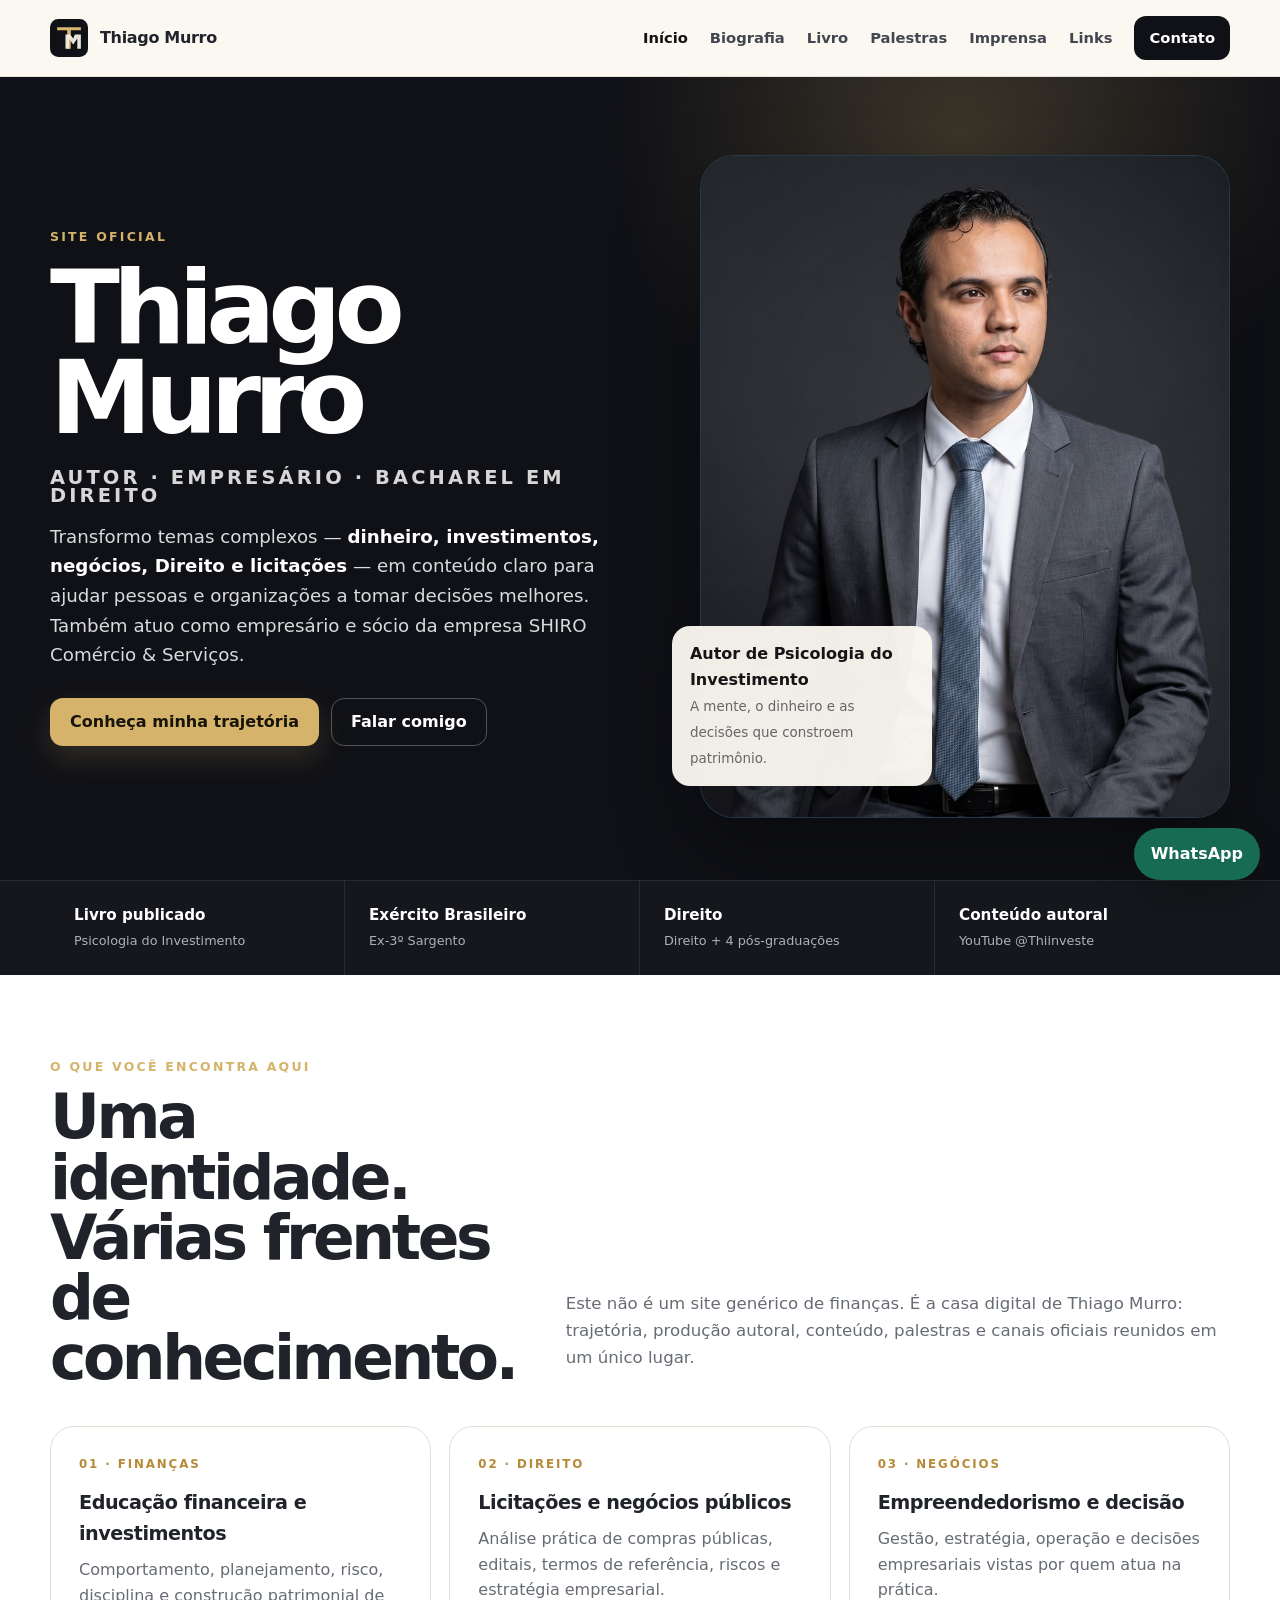
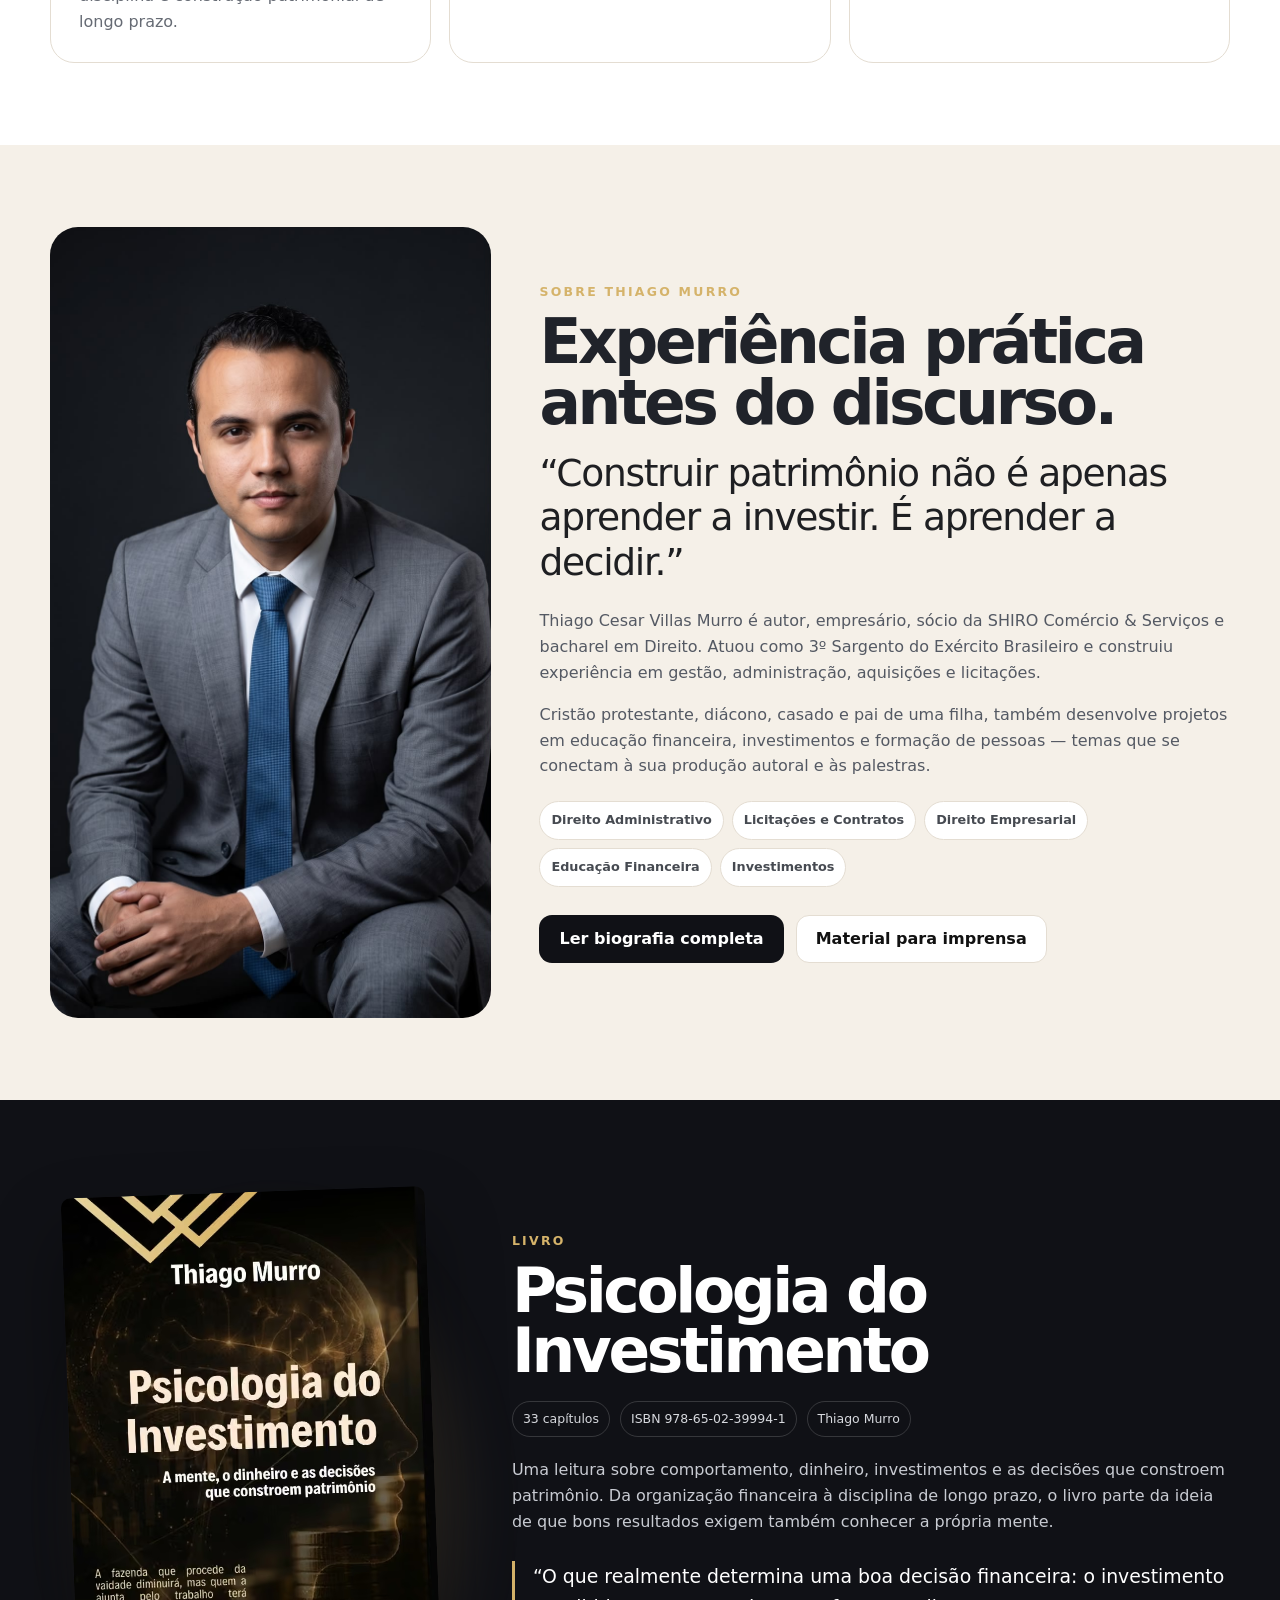
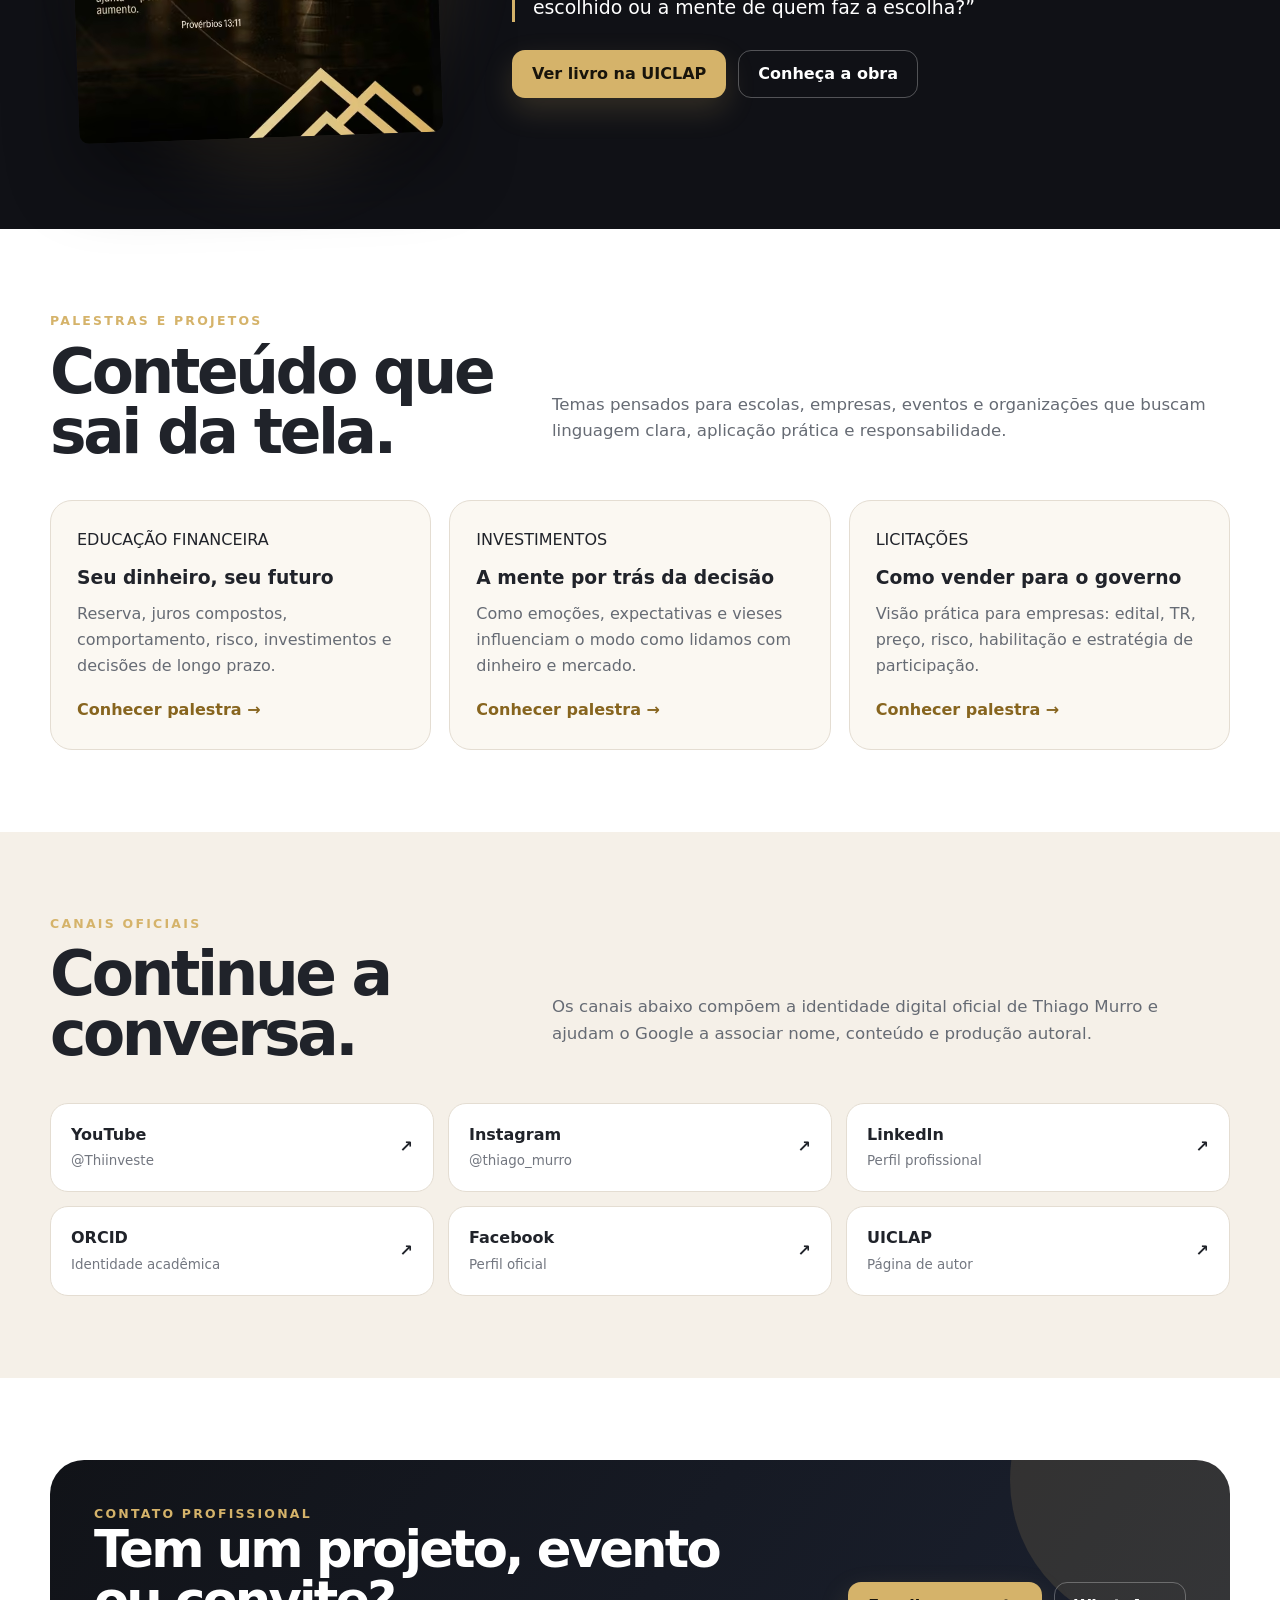
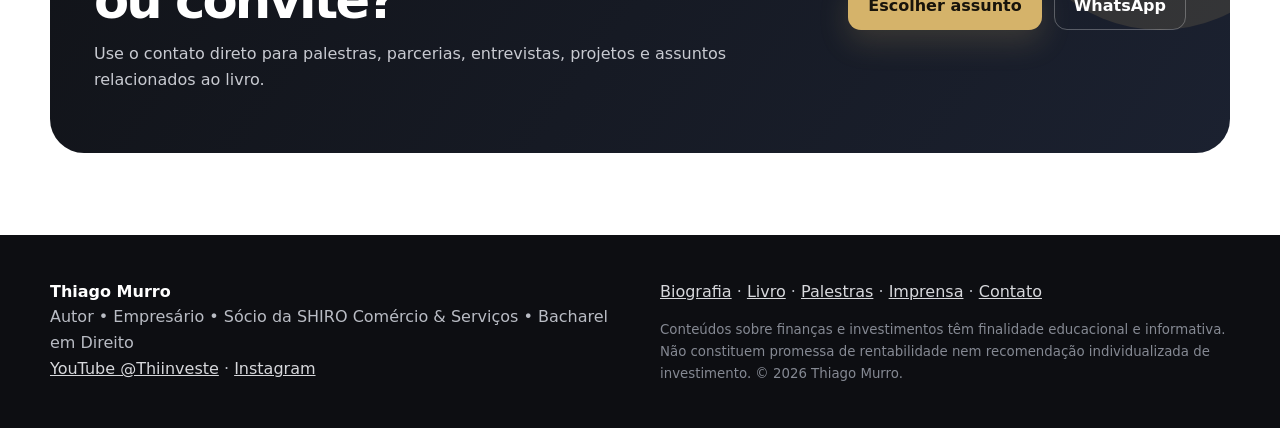
<file: index.html>
<!DOCTYPE html>
<html lang="pt-BR"><head><meta charset="utf-8"/><meta content="width=device-width,initial-scale=1" name="viewport"/><title>Thiago Murro | Autor, Empresário e Educação Financeira</title><meta content="Site oficial de Thiago Murro: autor de Psicologia do Investimento, empresário, bacharel em Direito, ex-3º Sargento e criador do canal Thiinveste." name="description"/><meta content="Thiago Murro" name="author"/><meta content="index,follow,max-image-preview:large" name="robots"/><meta content="#101116" name="theme-color"/><meta content="website" property="og:type"/><meta content="Thiago Murro | Autor, Empresário e Educação Financeira" property="og:title"/><meta content="Site oficial de Thiago Murro: autor de Psicologia do Investimento, empresário, bacharel em Direito, ex-3º Sargento e criador do canal Thiinveste." property="og:description"/><meta content="https://thiagomurro.github.io/assets/thiago-murro-hero.jpg" property="og:image"/><meta content="pt_BR" property="og:locale"/><meta content="summary_large_image" name="twitter:card"/><link href="assets/favicon.svg" rel="icon"/><link href="styles.css" rel="stylesheet"/><script type="application/ld+json">{"@context": "https://schema.org", "@type": "Person", "@id": "https://thiagomurro.github.io/#thiago-murro", "name": "Thiago Murro", "alternateName": ["Thiago Cesar Villas Murro", "Thiinveste"], "givenName": "Thiago", "familyName": "Murro", "description": "Autor, empresário, sócio da SHIRO Comércio & Serviços, bacharel em Direito e ex-3º Sargento do Exército Brasileiro, com atuação em licitações, gestão pública, educação financeira e investimentos.", "image": ["https://thiagomurro.github.io/assets/thiago-murro-hero.jpg", "https://thiagomurro.github.io/assets/thiago-murro-hero.jpg", "https://thiagomurro.github.io/assets/thiago-murro-hero.jpg"], "jobTitle": ["Autor", "Empresário", "Sócio da SHIRO Comércio & Serviços"], "sameAs": ["https://www.youtube.com/@Thiinveste", "https://www.instagram.com/thiago_murro/", "https://www.facebook.com/thiago.murro.2025/", "https://www.linkedin.com/in/thiago-cesar-villas-murro-1043553b2/", "https://orcid.org/0009-0005-9822-4153", "https://bio.uiclap.com/thiagomurro"], "knowsAbout": ["Educação financeira", "Investimentos", "Direito Administrativo", "Licitações e contratos", "Direito Empresarial", "Direito Econômico e Financeiro", "Negócios", "Gestão pública", "Finanças comportamentais"], "url": "https://thiagomurro.github.io/"}</script>
<script type="application/ld+json">{"@context": "https://schema.org", "@type": "WebSite", "name": "Thiago Murro", "alternateName": "Thiago Murro | Site Oficial", "publisher": {"@id": "https://thiagomurro.github.io/#thiago-murro"}, "@id": "https://thiagomurro.github.io/#website", "url": "https://thiagomurro.github.io/"}</script><meta content="1200" property="og:image:width"/><meta content="675" property="og:image:height"/><meta content="Thiago Murro em retrato oficial" property="og:image:alt"/><meta content="Thiago Murro | Site Oficial" property="og:site_name"/><meta content="Thiago Murro | Autor, Empresário e Educação Financeira" name="twitter:title"/><meta content="Site oficial de Thiago Murro: autor de Psicologia do Investimento, empresário, bacharel em Direito, ex-3º Sargento e criador do canal Thiinveste." name="twitter:description"/><meta content="https://thiagomurro.github.io/assets/thiago-murro-hero.jpg" name="twitter:image"/><meta content="Thiago Murro em retrato oficial" name="twitter:image:alt"/><link href="./" hreflang="pt-BR" rel="alternate"/><link as="image" fetchpriority="high" href="assets/thiago-murro-hero.jpg" rel="preload"/><link href="https://thiagomurro.github.io/" rel="canonical"/><meta content="https://thiagomurro.github.io/" property="og:url"/></head><body><a class="skip" href="#conteudo">Ir para o conteúdo</a><header class="nav-shell"><div class="container nav"><a class="brand" href="index.html"><img alt="" height="38" src="assets/favicon.svg" width="38"/><span>Thiago Murro</span></a><button aria-expanded="false" aria-label="Abrir menu" class="menu">☰</button><nav aria-label="Navegação principal" class="navlinks"><a aria-current="page" href="index.html">Início</a><a href="biografia.html">Biografia</a><a href="livro.html">Livro</a><a href="palestras.html">Palestras</a><a href="imprensa.html">Imprensa</a><a href="links.html">Links</a><a class="nav-cta" href="contato.html">Contato</a></nav></div></header><main id="conteudo"><section class="hero"><div class="container hero-grid"><div class="reveal"><div class="eyebrow">Site oficial</div><h1>Thiago<br/>Murro<small>Autor · Empresário · Bacharel em Direito</small></h1><p class="hero-lead">Transformo temas complexos — <strong>dinheiro, investimentos, negócios, Direito e licitações</strong> — em conteúdo claro para ajudar pessoas e organizações a tomar decisões melhores. Também atuo como empresário e sócio da empresa SHIRO Comércio &amp; Serviços.</p><div class="actions"><a class="btn btn-gold" data-track="hero_biografia" href="biografia.html">Conheça minha trajetória</a><a class="btn btn-ghost" data-track="hero_whatsapp" href="https://wa.me/5521992072981?text=Ol%C3%A1%2C%20Thiago.%20Conheci%20seu%20trabalho%20pelo%20seu%20site%20oficial%20e%20gostaria%20de%20conversar." rel="noopener" target="_blank">Falar comigo</a></div></div><div class="hero-photo reveal"><div class="frame"><img alt="Thiago Murro em foto oficial, sem edição artística" fetchpriority="high" height="1600" loading="eager" src="assets/thiago-murro-hero.jpg" width="894"/></div><div class="photo-tag"><strong>Autor de Psicologia do Investimento</strong><span>A mente, o dinheiro e as decisões que constroem patrimônio.</span></div></div></div></section>
<section class="trust"><div class="container trust-grid"><div class="trust-item"><strong>Livro publicado</strong><span>Psicologia do Investimento</span></div><div class="trust-item"><strong>Exército Brasileiro</strong><span>Ex-3º Sargento</span></div><div class="trust-item"><strong>Direito</strong><span>Direito + 4 pós-graduações</span></div><div class="trust-item"><strong>Conteúdo autoral</strong><span>YouTube @Thiinveste</span></div></div></section>
<section class="section white"><div class="container"><div class="section-head"><div><div class="eyebrow">O que você encontra aqui</div><h2>Uma identidade.<br/>Várias frentes de conhecimento.</h2></div><p class="section-copy">Este não é um site genérico de finanças. É a casa digital de Thiago Murro: trajetória, produção autoral, conteúdo, palestras e canais oficiais reunidos em um único lugar.</p></div><div class="grid3"><article class="card"><div class="num">01 · FINANÇAS</div><h3>Educação financeira e investimentos</h3><p>Comportamento, planejamento, risco, disciplina e construção patrimonial de longo prazo.</p></article><article class="card"><div class="num">02 · DIREITO</div><h3>Licitações e negócios públicos</h3><p>Análise prática de compras públicas, editais, termos de referência, riscos e estratégia empresarial.</p></article><article class="card"><div class="num">03 · NEGÓCIOS</div><h3>Empreendedorismo e decisão</h3><p>Gestão, estratégia, operação e decisões empresariais vistas por quem atua na prática.</p></article></div></div></section>
<section class="section paper"><div class="container about-grid"><div class="about-photo"><img alt="Thiago Murro em retrato profissional" height="1600" loading="lazy" src="assets/thiago-murro-sobre.jpg" width="894"/></div><div><div class="eyebrow">Sobre Thiago Murro</div><h2>Experiência prática antes do discurso.</h2><p class="quote">“Construir patrimônio não é apenas aprender a investir. É aprender a decidir.”</p><div class="prose"><p>Thiago Cesar Villas Murro é autor, empresário, sócio da SHIRO Comércio &amp; Serviços e bacharel em Direito. Atuou como 3º Sargento do Exército Brasileiro e construiu experiência em gestão, administração, aquisições e licitações.</p><p>Cristão protestante, diácono, casado e pai de uma filha, também desenvolve projetos em educação financeira, investimentos e formação de pessoas — temas que se conectam à sua produção autoral e às palestras.</p></div><div class="chips"><span class="chip">Direito Administrativo</span><span class="chip">Licitações e Contratos</span><span class="chip">Direito Empresarial</span><span class="chip">Educação Financeira</span><span class="chip">Investimentos</span></div><div class="actions"><a class="btn btn-dark" href="biografia.html">Ler biografia completa</a><a class="btn btn-light" href="imprensa.html">Material para imprensa</a></div></div></div></section>
<section class="section dark"><div class="container book-grid"><div class="cover-wrap"><img alt="Capa do livro Psicologia do Investimento, de Thiago Murro" class="book-cover" height="1002" loading="lazy" src="assets/psicologia-do-investimento-capa.avif" width="668"/></div><div class="book-info"><div class="eyebrow">Livro</div><h2>Psicologia do Investimento</h2><div class="meta"><span>33 capítulos</span><span>ISBN 978-65-02-39994-1</span><span>Thiago Murro</span></div><p>Uma leitura sobre comportamento, dinheiro, investimentos e as decisões que constroem patrimônio. Da organização financeira à disciplina de longo prazo, o livro parte da ideia de que bons resultados exigem também conhecer a própria mente.</p><blockquote>“O que realmente determina uma boa decisão financeira: o investimento escolhido ou a mente de quem faz a escolha?”</blockquote><div class="actions"><a class="btn btn-gold" data-track="buy_book_home" href="https://loja.uiclap.com/titulo/ua206157" rel="noopener" target="_blank">Ver livro na UICLAP</a><a class="btn btn-ghost" href="livro.html">Conheça a obra</a></div></div></div></section>
<section class="section white"><div class="container"><div class="section-head"><div><div class="eyebrow">Palestras e projetos</div><h2>Conteúdo que sai da tela.</h2></div><p class="section-copy">Temas pensados para escolas, empresas, eventos e organizações que buscam linguagem clara, aplicação prática e responsabilidade.</p></div><div class="offer"><article class="offer-card"><div class="num">EDUCAÇÃO FINANCEIRA</div><h3>Seu dinheiro, seu futuro</h3><p>Reserva, juros compostos, comportamento, risco, investimentos e decisões de longo prazo.</p><a href="palestras.html">Conhecer palestra →</a></article><article class="offer-card"><div class="num">INVESTIMENTOS</div><h3>A mente por trás da decisão</h3><p>Como emoções, expectativas e vieses influenciam o modo como lidamos com dinheiro e mercado.</p><a href="palestras.html">Conhecer palestra →</a></article><article class="offer-card"><div class="num">LICITAÇÕES</div><h3>Como vender para o governo</h3><p>Visão prática para empresas: edital, TR, preço, risco, habilitação e estratégia de participação.</p><a href="palestras.html">Conhecer palestra →</a></article></div></div></section>
<section class="section paper"><div class="container"><div class="section-head"><div><div class="eyebrow">Canais oficiais</div><h2>Continue a conversa.</h2></div><p class="section-copy">Os canais abaixo compõem a identidade digital oficial de Thiago Murro e ajudam o Google a associar nome, conteúdo e produção autoral.</p></div><div class="social-grid"><a class="social" data-track="youtube" href="https://www.youtube.com/@Thiinveste" rel="me noopener" target="_blank"><div><b>YouTube</b><span>@Thiinveste</span></div><b>↗</b></a><a class="social" data-track="instagram" href="https://www.instagram.com/thiago_murro/" rel="me noopener" target="_blank"><div><b>Instagram</b><span>@thiago_murro</span></div><b>↗</b></a><a class="social" href="https://www.linkedin.com/in/thiago-cesar-villas-murro-1043553b2/" rel="me noopener" target="_blank"><div><b>LinkedIn</b><span>Perfil profissional</span></div><b>↗</b></a><a class="social" href="https://orcid.org/0009-0005-9822-4153" rel="me noopener" target="_blank"><div><b>ORCID</b><span>Identidade acadêmica</span></div><b>↗</b></a><a class="social" href="https://www.facebook.com/thiago.murro.2025/" rel="me noopener" target="_blank"><div><b>Facebook</b><span>Perfil oficial</span></div><b>↗</b></a><a class="social" href="https://bio.uiclap.com/thiagomurro" rel="me noopener" target="_blank"><div><b>UICLAP</b><span>Página de autor</span></div><b>↗</b></a></div></div></section>
<section class="section white"><div class="container"><div class="cta"><div><div class="eyebrow">Contato profissional</div><h2>Tem um projeto, evento ou convite?</h2><p>Use o contato direto para palestras, parcerias, entrevistas, projetos e assuntos relacionados ao livro.</p></div><div class="actions"><a class="btn btn-gold" data-track="cta_contact" href="contato.html">Escolher assunto</a><a class="btn btn-ghost" data-track="cta_whatsapp" href="https://wa.me/5521992072981?text=Ol%C3%A1%2C%20Thiago.%20Conheci%20seu%20trabalho%20pelo%20site%20e%20gostaria%20de%20falar%20sobre%20um%20projeto%20profissional." rel="noopener" target="_blank">WhatsApp</a></div></div></div></section></main><a class="whatsapp-float" data-track="whatsapp_floating" href="https://wa.me/5521992072981?text=Ol%C3%A1%2C%20Thiago.%20Conheci%20seu%20trabalho%20pelo%20site%20e%20gostaria%20de%20conversar." rel="noopener" target="_blank">WhatsApp</a><footer class="footer"><div class="container footer-grid"><div><strong>Thiago Murro</strong><br/>Autor • Empresário • Sócio da SHIRO Comércio &amp; Serviços • Bacharel em Direito<br/><a href="https://www.youtube.com/@Thiinveste" rel="me noopener" target="_blank">YouTube @Thiinveste</a> · <a href="https://www.instagram.com/thiago_murro/" rel="me noopener" target="_blank">Instagram</a></div><div><a href="biografia.html">Biografia</a> · <a href="livro.html">Livro</a> · <a href="palestras.html">Palestras</a> · <a href="imprensa.html">Imprensa</a> · <a href="contato.html">Contato</a><small>Conteúdos sobre finanças e investimentos têm finalidade educacional e informativa. Não constituem promessa de rentabilidade nem recomendação individualizada de investimento. © <span data-year=""></span> Thiago Murro.</small></div></div></footer><script defer="" src="script.js"></script></body></html>
</file>
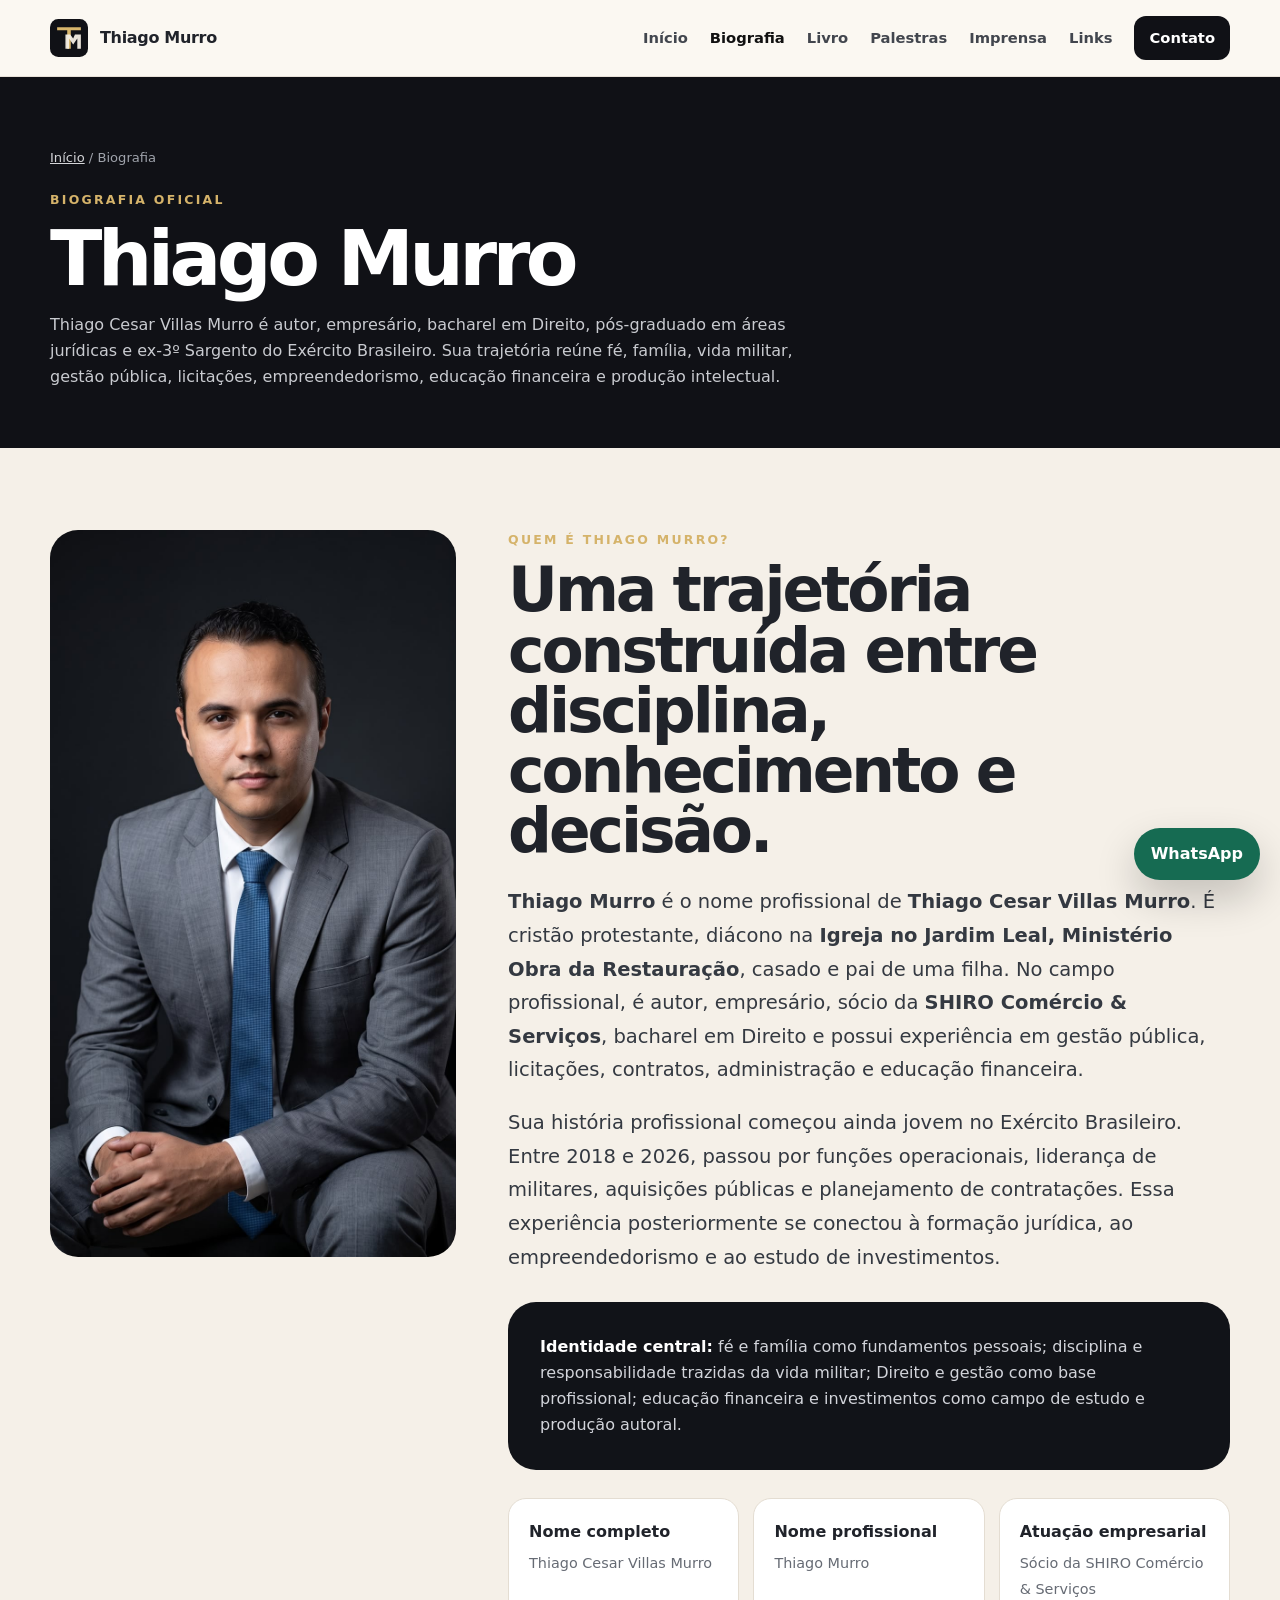
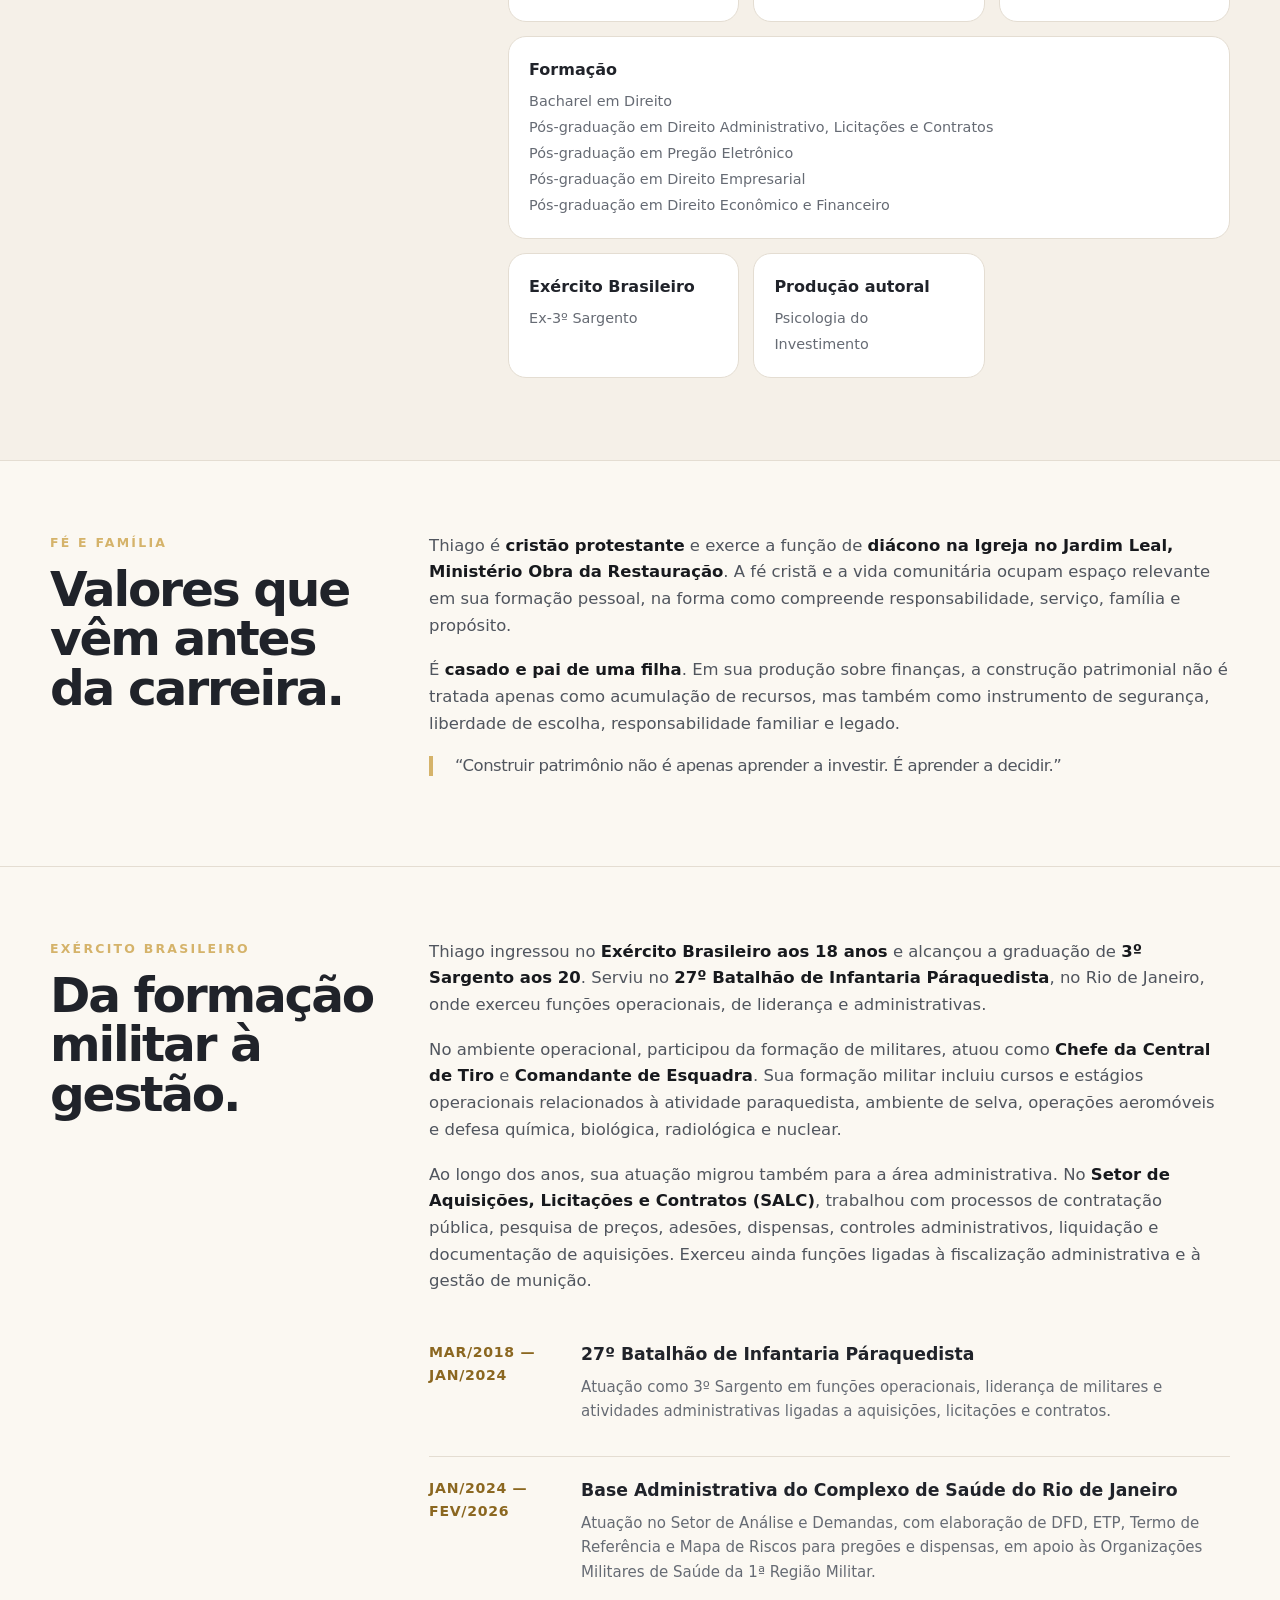
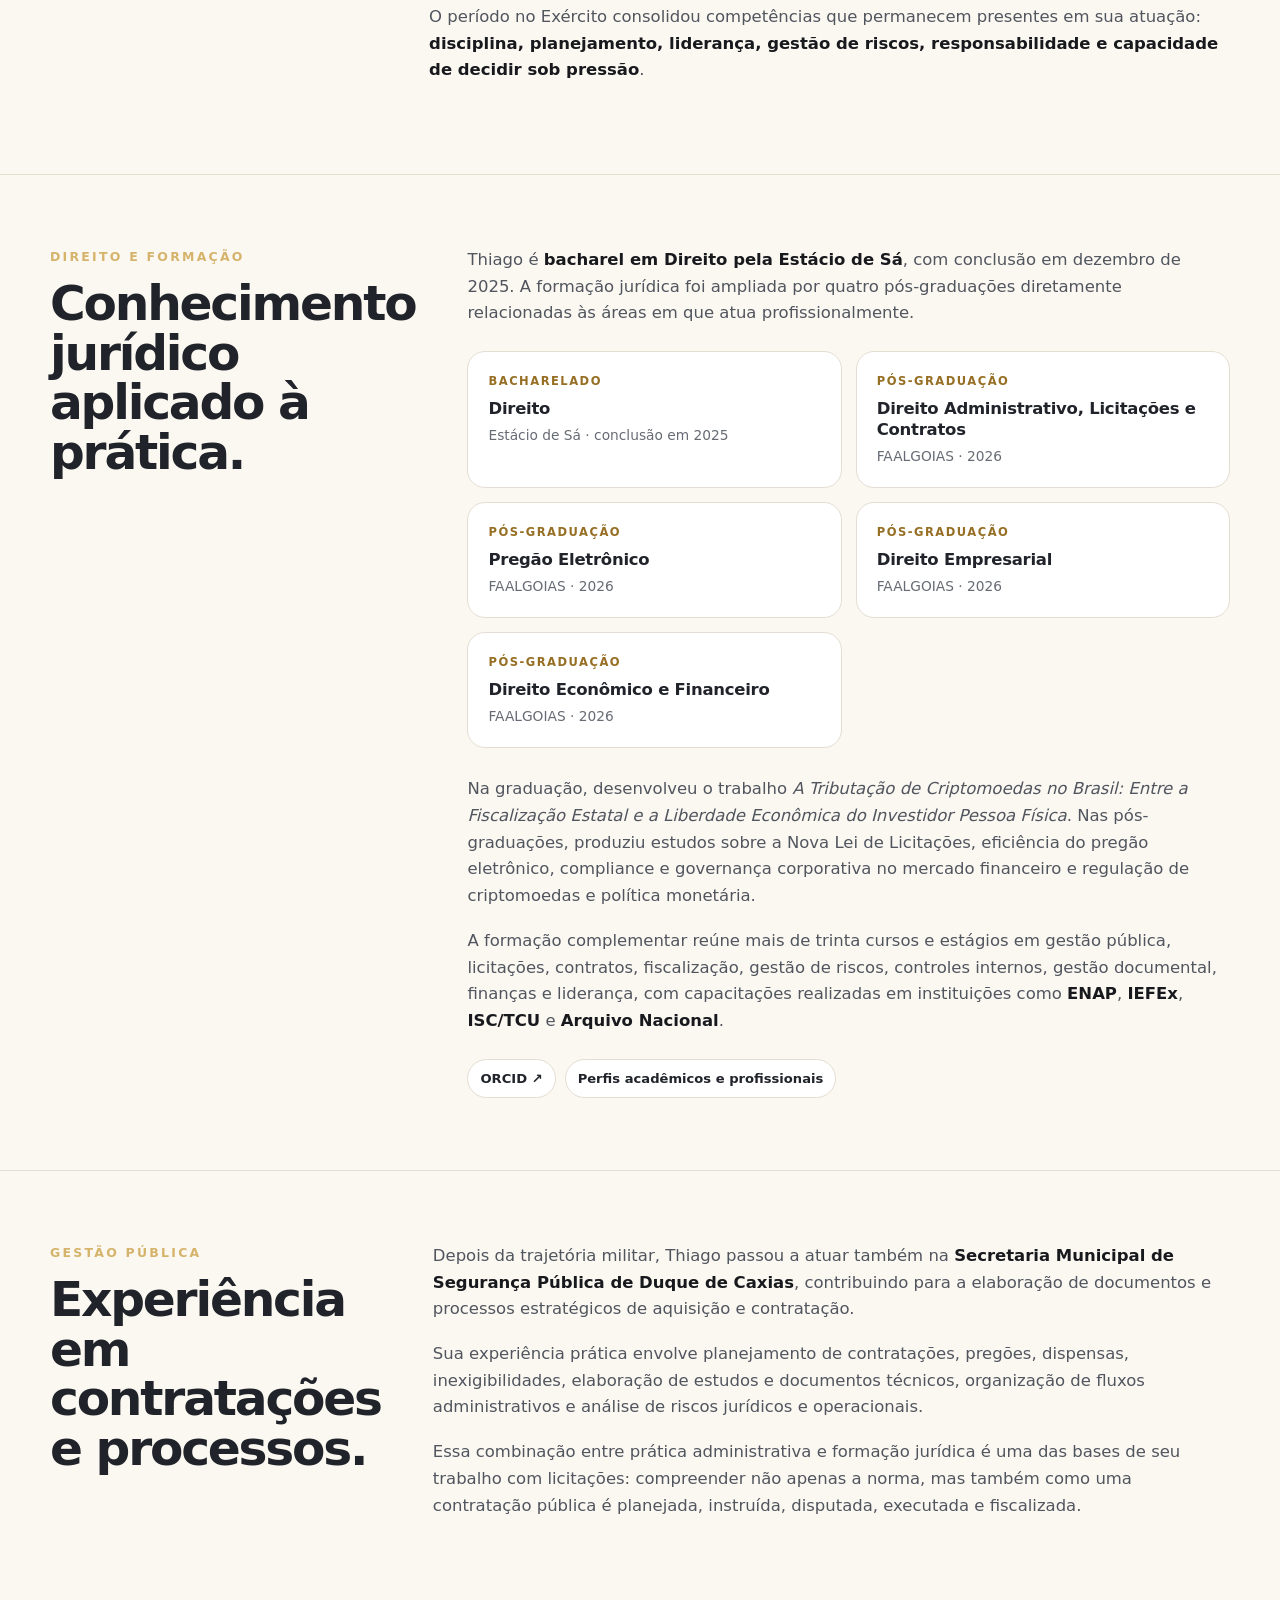
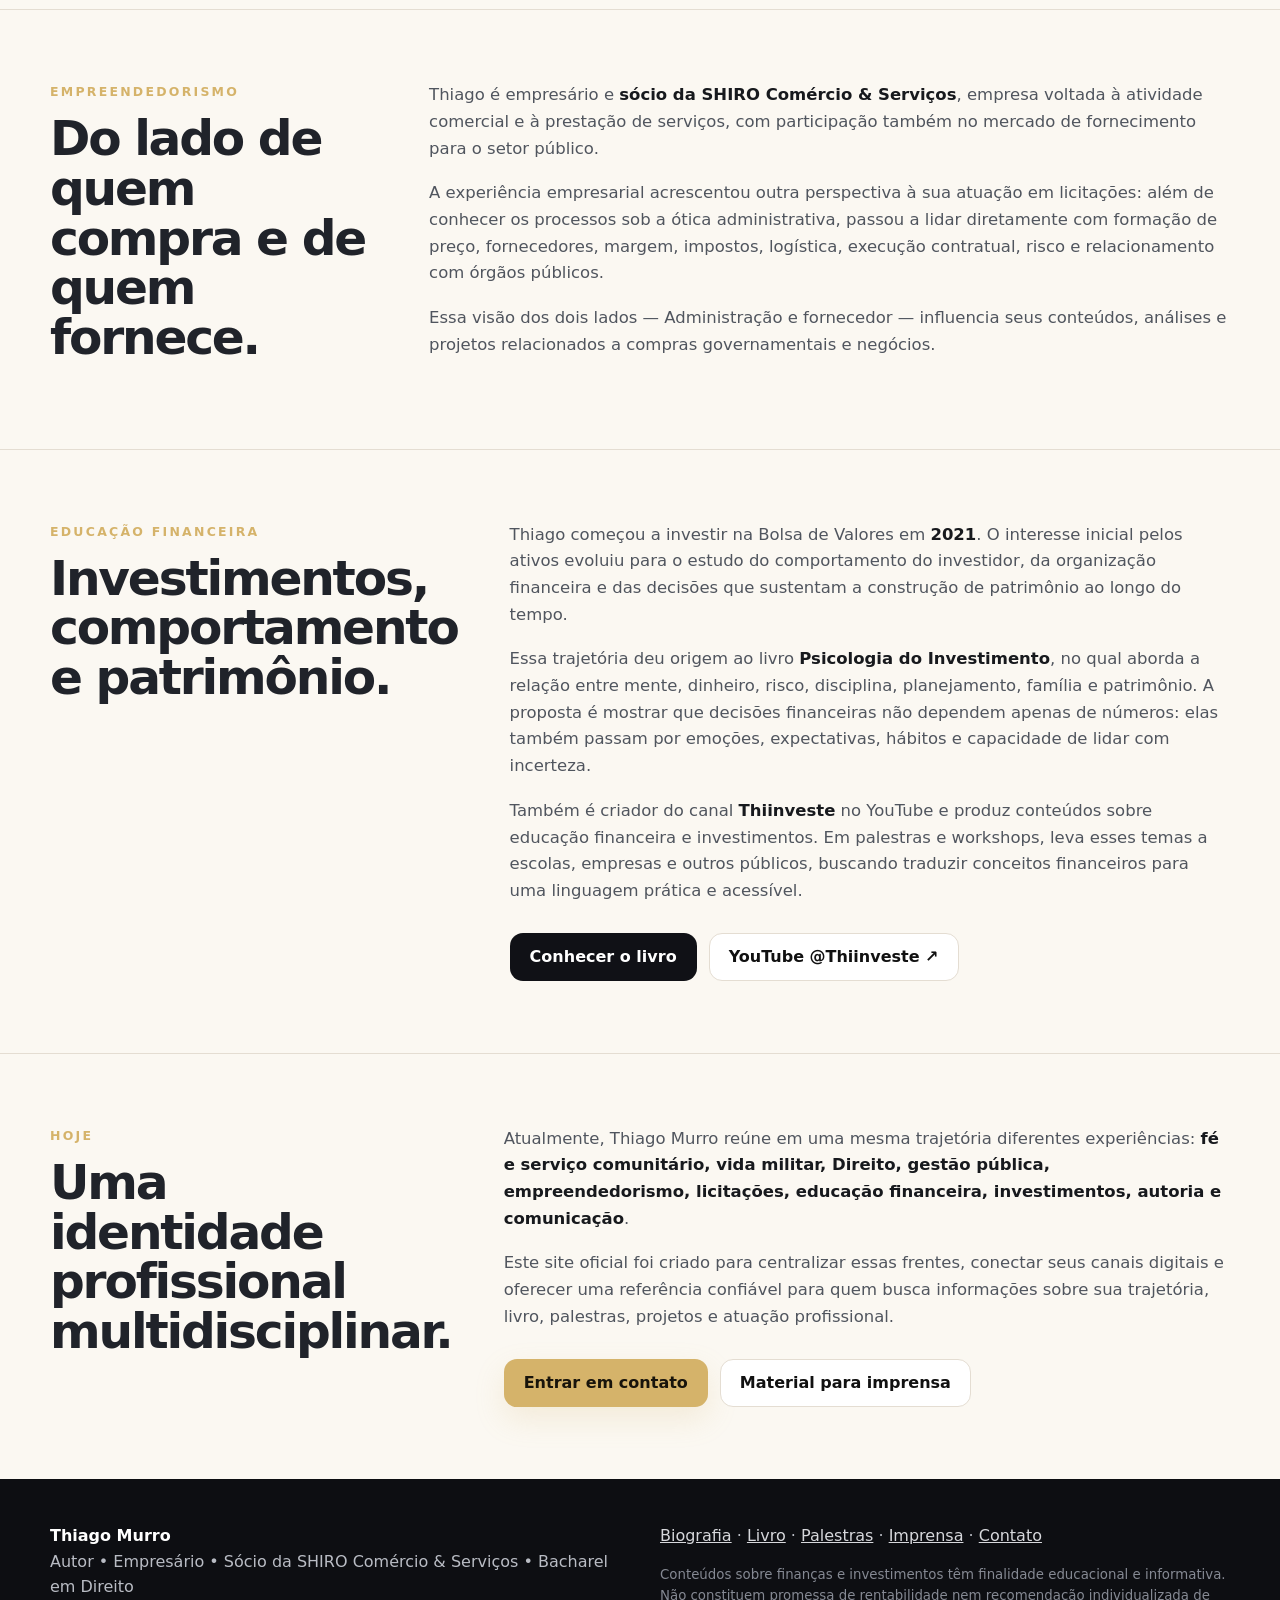
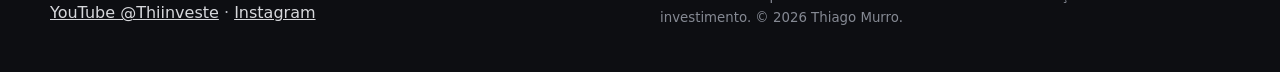
<file: biografia.html>
<!DOCTYPE html>
<html lang="pt-BR"><head>
<meta charset="utf-8"/><meta content="width=device-width,initial-scale=1" name="viewport"/>
<title>Biografia de Thiago Murro | Trajetória e Formação</title>
<meta content="Biografia oficial de Thiago Murro: fé e família, Exército Brasileiro, Direito, pós-graduações, gestão pública, SHIRO, investimentos e produção autoral." name="description"/>
<meta content="Thiago Murro" name="author"/><meta content="index,follow,max-image-preview:large" name="robots"/><meta content="#101116" name="theme-color"/>
<meta content="profile" property="og:type"/><meta content="Biografia de Thiago Murro | Trajetória e Formação" property="og:title"/><meta content="Biografia oficial de Thiago Murro: fé e família, Exército Brasileiro, Direito, pós-graduações, gestão pública, SHIRO, investimentos e produção autoral." property="og:description"/><meta content="https://thiagomurro.github.io/assets/thiago-murro-hero.jpg" property="og:image"/><meta content="pt_BR" property="og:locale"/><meta content="summary_large_image" name="twitter:card"/>
<link href="assets/favicon.svg" rel="icon"/><link href="styles.css" rel="stylesheet"/>
<script type="application/ld+json">{"@context": "https://schema.org", "@type": "Person", "@id": "https://thiagomurro.github.io/#thiago-murro", "name": "Thiago Murro", "alternateName": ["Thiago Cesar Villas Murro", "Thiinveste"], "givenName": "Thiago", "familyName": "Murro", "description": "Autor, empresário, sócio da SHIRO Comércio & Serviços, bacharel em Direito e ex-3º Sargento do Exército Brasileiro, com atuação em licitações, gestão pública, educação financeira e investimentos.", "image": ["https://thiagomurro.github.io/assets/thiago-murro-hero.jpg", "https://thiagomurro.github.io/assets/thiago-murro-hero.jpg", "https://thiagomurro.github.io/assets/thiago-murro-hero.jpg"], "jobTitle": ["Autor", "Empresário", "Sócio da SHIRO Comércio & Serviços"], "sameAs": ["https://www.youtube.com/@Thiinveste", "https://www.instagram.com/thiago_murro/", "https://www.facebook.com/thiago.murro.2025/", "https://www.linkedin.com/in/thiago-cesar-villas-murro-1043553b2/", "https://orcid.org/0009-0005-9822-4153", "https://bio.uiclap.com/thiagomurro"], "knowsAbout": ["Educação financeira", "Investimentos", "Direito Administrativo", "Licitações e contratos", "Direito Empresarial", "Direito Econômico e Financeiro", "Negócios", "Gestão pública", "Finanças comportamentais"], "url": "https://thiagomurro.github.io/"}</script>
<script type="application/ld+json">{"@context": "https://schema.org", "@type": "WebSite", "name": "Thiago Murro", "alternateName": "Thiago Murro | Site Oficial", "publisher": {"@id": "https://thiagomurro.github.io/#thiago-murro"}, "@id": "https://thiagomurro.github.io/#website", "url": "https://thiagomurro.github.io/"}</script>
<script type="application/ld+json">{"@context": "https://schema.org", "@type": "ProfilePage", "dateModified": "2026-10-02", "mainEntity": {"@id": "https://thiagomurro.github.io/#thiago-murro"}, "@id": "https://thiagomurro.github.io/biografia.html#profile", "url": "https://thiagomurro.github.io/biografia.html"}</script>
<meta content="1200" property="og:image:width"/><meta content="675" property="og:image:height"/><meta content="Thiago Murro em retrato oficial" property="og:image:alt"/><meta content="Thiago Murro | Site Oficial" property="og:site_name"/><meta content="Biografia de Thiago Murro | Trajetória e Formação" name="twitter:title"/><meta content="Biografia oficial de Thiago Murro: fé e família, Exército Brasileiro, Direito, pós-graduações, gestão pública, SHIRO, investimentos e produção autoral." name="twitter:description"/><meta content="https://thiagomurro.github.io/assets/thiago-murro-hero.jpg" name="twitter:image"/><meta content="Thiago Murro em retrato oficial" name="twitter:image:alt"/><link href="./biografia.html" hreflang="pt-BR" rel="alternate"/><link href="https://thiagomurro.github.io/biografia.html" rel="canonical"/><meta content="https://thiagomurro.github.io/biografia.html" property="og:url"/></head><body><a class="skip" href="#conteudo">Ir para o conteúdo</a><header class="nav-shell"><div class="container nav"><a class="brand" href="index.html"><img alt="" height="38" src="assets/favicon.svg" width="38"/><span>Thiago Murro</span></a><button aria-expanded="false" aria-label="Abrir menu" class="menu">☰</button><nav aria-label="Navegação principal" class="navlinks"><a href="index.html">Início</a><a aria-current="page" href="biografia.html">Biografia</a><a href="livro.html">Livro</a><a href="palestras.html">Palestras</a><a href="imprensa.html">Imprensa</a><a href="links.html">Links</a><a class="nav-cta" href="contato.html">Contato</a></nav></div></header>
<main id="conteudo">
<section class="page-hero"><div class="container"><div class="crumb"><a href="index.html">Início</a> / Biografia</div><div class="eyebrow" style="margin-top:22px">Biografia oficial</div><h1>Thiago Murro</h1><p>Thiago Cesar Villas Murro é autor, empresário, bacharel em Direito, pós-graduado em áreas jurídicas e ex-3º Sargento do Exército Brasileiro. Sua trajetória reúne fé, família, vida militar, gestão pública, licitações, empreendedorismo, educação financeira e produção intelectual.</p></div></section>
<section class="section paper"><div class="container bio-intro">
<div class="about-photo"><img alt="Thiago Murro em retrato profissional" decoding="async" height="1600" loading="lazy" src="assets/thiago-murro-sobre.jpg" width="894"/></div>
<article>
<div class="eyebrow">Quem é Thiago Murro?</div><h2 style="font-size:clamp(2.45rem,4.8vw,4.4rem);line-height:.98;letter-spacing:-.05em;margin:10px 0 24px">Uma trajetória construída entre disciplina, conhecimento e decisão.</h2>
<p class="bio-lead"><strong>Thiago Murro</strong> é o nome profissional de <strong>Thiago Cesar Villas Murro</strong>. É cristão protestante, diácono na <strong>Igreja no Jardim Leal, Ministério Obra da Restauração</strong>, casado e pai de uma filha. No campo profissional, é autor, empresário, sócio da <strong>SHIRO Comércio &amp; Serviços</strong>, bacharel em Direito e possui experiência em gestão pública, licitações, contratos, administração e educação financeira.</p>
<p class="bio-lead">Sua história profissional começou ainda jovem no Exército Brasileiro. Entre 2018 e 2026, passou por funções operacionais, liderança de militares, aquisições públicas e planejamento de contratações. Essa experiência posteriormente se conectou à formação jurídica, ao empreendedorismo e ao estudo de investimentos.</p>
<div class="bio-highlight"><p><strong>Identidade central:</strong> fé e família como fundamentos pessoais; disciplina e responsabilidade trazidas da vida militar; Direito e gestão como base profissional; educação financeira e investimentos como campo de estudo e produção autoral.</p></div>
<div class="bio-facts"><div class="bio-fact"><strong>Nome completo</strong><span>Thiago Cesar Villas Murro</span></div><div class="bio-fact"><strong>Nome profissional</strong><span>Thiago Murro</span></div><div class="bio-fact"><strong>Atuação empresarial</strong><span>Sócio da SHIRO Comércio &amp; Serviços</span></div><div class="bio-fact bio-fact-wide"><strong>Formação</strong><span>Bacharel em Direito<br/>Pós-graduação em Direito Administrativo, Licitações e Contratos<br/>Pós-graduação em Pregão Eletrônico<br/>Pós-graduação em Direito Empresarial<br/>Pós-graduação em Direito Econômico e Financeiro</span></div><div class="bio-fact"><strong>Exército Brasileiro</strong><span>Ex-3º Sargento</span></div><div class="bio-fact"><strong>Produção autoral</strong><span>Psicologia do Investimento</span></div></div>
</article></div></section>
<section class="bio-section white"><div class="container bio-section-grid"><aside class="bio-label"><div class="eyebrow">Fé e família</div><h2>Valores que vêm antes da carreira.</h2></aside><div class="bio-copy"><p>Thiago é <strong>cristão protestante</strong> e exerce a função de <strong>diácono na Igreja no Jardim Leal, Ministério Obra da Restauração</strong>. A fé cristã e a vida comunitária ocupam espaço relevante em sua formação pessoal, na forma como compreende responsabilidade, serviço, família e propósito.</p><p>É <strong>casado e pai de uma filha</strong>. Em sua produção sobre finanças, a construção patrimonial não é tratada apenas como acumulação de recursos, mas também como instrumento de segurança, liberdade de escolha, responsabilidade familiar e legado.</p><p class="bio-quote">“Construir patrimônio não é apenas aprender a investir. É aprender a decidir.”</p></div></div></section>
<section class="bio-section paper"><div class="container bio-section-grid"><aside class="bio-label"><div class="eyebrow">Exército Brasileiro</div><h2>Da formação militar à gestão.</h2></aside><div class="bio-copy"><p>Thiago ingressou no <strong>Exército Brasileiro aos 18 anos</strong> e alcançou a graduação de <strong>3º Sargento aos 20</strong>. Serviu no <strong>27º Batalhão de Infantaria Páraquedista</strong>, no Rio de Janeiro, onde exerceu funções operacionais, de liderança e administrativas.</p><p>No ambiente operacional, participou da formação de militares, atuou como <strong>Chefe da Central de Tiro</strong> e <strong>Comandante de Esquadra</strong>. Sua formação militar incluiu cursos e estágios operacionais relacionados à atividade paraquedista, ambiente de selva, operações aeromóveis e defesa química, biológica, radiológica e nuclear.</p><p>Ao longo dos anos, sua atuação migrou também para a área administrativa. No <strong>Setor de Aquisições, Licitações e Contratos (SALC)</strong>, trabalhou com processos de contratação pública, pesquisa de preços, adesões, dispensas, controles administrativos, liquidação e documentação de aquisições. Exerceu ainda funções ligadas à fiscalização administrativa e à gestão de munição.</p><div class="timeline-v3"><div class="t-item"><div class="t-year">MAR/2018 — JAN/2024</div><div><h3>27º Batalhão de Infantaria Páraquedista</h3><p>Atuação como 3º Sargento em funções operacionais, liderança de militares e atividades administrativas ligadas a aquisições, licitações e contratos.</p></div></div><div class="t-item"><div class="t-year">JAN/2024 — FEV/2026</div><div><h3>Base Administrativa do Complexo de Saúde do Rio de Janeiro</h3><p>Atuação no Setor de Análise e Demandas, com elaboração de DFD, ETP, Termo de Referência e Mapa de Riscos para pregões e dispensas, em apoio às Organizações Militares de Saúde da 1ª Região Militar.</p></div></div></div><p>O período no Exército consolidou competências que permanecem presentes em sua atuação: <strong>disciplina, planejamento, liderança, gestão de riscos, responsabilidade e capacidade de decidir sob pressão</strong>.</p></div></div></section>
<section class="bio-section white"><div class="container bio-section-grid"><aside class="bio-label"><div class="eyebrow">Direito e formação</div><h2>Conhecimento jurídico aplicado à prática.</h2></aside><div class="bio-copy"><p>Thiago é <strong>bacharel em Direito pela Estácio de Sá</strong>, com conclusão em dezembro de 2025. A formação jurídica foi ampliada por quatro pós-graduações diretamente relacionadas às áreas em que atua profissionalmente.</p><div class="credentials-grid"><article class="credential"><span>Bacharelado</span><h3>Direito</h3><p>Estácio de Sá · conclusão em 2025</p></article><article class="credential"><span>Pós-graduação</span><h3>Direito Administrativo, Licitações e Contratos</h3><p>FAALGOIAS · 2026</p></article><article class="credential"><span>Pós-graduação</span><h3>Pregão Eletrônico</h3><p>FAALGOIAS · 2026</p></article><article class="credential"><span>Pós-graduação</span><h3>Direito Empresarial</h3><p>FAALGOIAS · 2026</p></article><article class="credential"><span>Pós-graduação</span><h3>Direito Econômico e Financeiro</h3><p>FAALGOIAS · 2026</p></article></div><p>Na graduação, desenvolveu o trabalho <em>A Tributação de Criptomoedas no Brasil: Entre a Fiscalização Estatal e a Liberdade Econômica do Investidor Pessoa Física</em>. Nas pós-graduações, produziu estudos sobre a Nova Lei de Licitações, eficiência do pregão eletrônico, compliance e governança corporativa no mercado financeiro e regulação de criptomoedas e política monetária.</p><p>A formação complementar reúne mais de trinta cursos e estágios em gestão pública, licitações, contratos, fiscalização, gestão de riscos, controles internos, gestão documental, finanças e liderança, com capacitações realizadas em instituições como <strong>ENAP</strong>, <strong>IEFEx</strong>, <strong>ISC/TCU</strong> e <strong>Arquivo Nacional</strong>.</p><div class="keyword-links"><a href="https://orcid.org/0009-0005-9822-4153" rel="me noopener" target="_blank">ORCID ↗</a><a href="links.html">Perfis acadêmicos e profissionais</a></div></div></div></section>
<section class="bio-section paper"><div class="container bio-section-grid"><aside class="bio-label"><div class="eyebrow">Gestão pública</div><h2>Experiência em contratações e processos.</h2></aside><div class="bio-copy"><p>Depois da trajetória militar, Thiago passou a atuar também na <strong>Secretaria Municipal de Segurança Pública de Duque de Caxias</strong>, contribuindo para a elaboração de documentos e processos estratégicos de aquisição e contratação.</p><p>Sua experiência prática envolve planejamento de contratações, pregões, dispensas, inexigibilidades, elaboração de estudos e documentos técnicos, organização de fluxos administrativos e análise de riscos jurídicos e operacionais.</p><p>Essa combinação entre prática administrativa e formação jurídica é uma das bases de seu trabalho com licitações: compreender não apenas a norma, mas também como uma contratação pública é planejada, instruída, disputada, executada e fiscalizada.</p></div></div></section>
<section class="bio-section white"><div class="container bio-section-grid"><aside class="bio-label"><div class="eyebrow">Empreendedorismo</div><h2>Do lado de quem compra e de quem fornece.</h2></aside><div class="bio-copy"><p>Thiago é empresário e <strong>sócio da SHIRO Comércio &amp; Serviços</strong>, empresa voltada à atividade comercial e à prestação de serviços, com participação também no mercado de fornecimento para o setor público.</p><p>A experiência empresarial acrescentou outra perspectiva à sua atuação em licitações: além de conhecer os processos sob a ótica administrativa, passou a lidar diretamente com formação de preço, fornecedores, margem, impostos, logística, execução contratual, risco e relacionamento com órgãos públicos.</p><p>Essa visão dos dois lados — Administração e fornecedor — influencia seus conteúdos, análises e projetos relacionados a compras governamentais e negócios.</p></div></div></section>
<section class="bio-section paper"><div class="container bio-section-grid"><aside class="bio-label"><div class="eyebrow">Educação financeira</div><h2>Investimentos, comportamento e patrimônio.</h2></aside><div class="bio-copy"><p>Thiago começou a investir na Bolsa de Valores em <strong>2021</strong>. O interesse inicial pelos ativos evoluiu para o estudo do comportamento do investidor, da organização financeira e das decisões que sustentam a construção de patrimônio ao longo do tempo.</p><p>Essa trajetória deu origem ao livro <strong>Psicologia do Investimento</strong>, no qual aborda a relação entre mente, dinheiro, risco, disciplina, planejamento, família e patrimônio. A proposta é mostrar que decisões financeiras não dependem apenas de números: elas também passam por emoções, expectativas, hábitos e capacidade de lidar com incerteza.</p><p>Também é criador do canal <strong>Thiinveste</strong> no YouTube e produz conteúdos sobre educação financeira e investimentos. Em palestras e workshops, leva esses temas a escolas, empresas e outros públicos, buscando traduzir conceitos financeiros para uma linguagem prática e acessível.</p><div class="actions"><a class="btn btn-dark" href="livro.html">Conhecer o livro</a><a class="btn btn-light" href="https://www.youtube.com/@Thiinveste" rel="me noopener" target="_blank">YouTube @Thiinveste ↗</a></div></div></div></section>
<section class="bio-section white"><div class="container bio-section-grid"><aside class="bio-label"><div class="eyebrow">Hoje</div><h2>Uma identidade profissional multidisciplinar.</h2></aside><div class="bio-copy"><p>Atualmente, Thiago Murro reúne em uma mesma trajetória diferentes experiências: <strong>fé e serviço comunitário, vida militar, Direito, gestão pública, empreendedorismo, licitações, educação financeira, investimentos, autoria e comunicação</strong>.</p><p>Este site oficial foi criado para centralizar essas frentes, conectar seus canais digitais e oferecer uma referência confiável para quem busca informações sobre sua trajetória, livro, palestras, projetos e atuação profissional.</p><div class="actions"><a class="btn btn-gold" href="contato.html">Entrar em contato</a><a class="btn btn-light" href="imprensa.html">Material para imprensa</a></div></div></div></section>
</main><a class="whatsapp-float" data-track="whatsapp_floating" href="https://wa.me/5521992072981?text=Ol%C3%A1%2C%20Thiago.%20Conheci%20seu%20trabalho%20pelo%20site%20e%20gostaria%20de%20conversar." rel="noopener" target="_blank">WhatsApp</a><footer class="footer"><div class="container footer-grid"><div><strong>Thiago Murro</strong><br/>Autor • Empresário • Sócio da SHIRO Comércio &amp; Serviços • Bacharel em Direito<br/><a href="https://www.youtube.com/@Thiinveste" rel="me noopener" target="_blank">YouTube @Thiinveste</a> · <a href="https://www.instagram.com/thiago_murro/" rel="me noopener" target="_blank">Instagram</a></div><div><a href="biografia.html">Biografia</a> · <a href="livro.html">Livro</a> · <a href="palestras.html">Palestras</a> · <a href="imprensa.html">Imprensa</a> · <a href="contato.html">Contato</a><small>Conteúdos sobre finanças e investimentos têm finalidade educacional e informativa. Não constituem promessa de rentabilidade nem recomendação individualizada de investimento. © <span data-year=""></span> Thiago Murro.</small></div></div></footer><script defer="" src="script.js"></script></body></html>
</file>
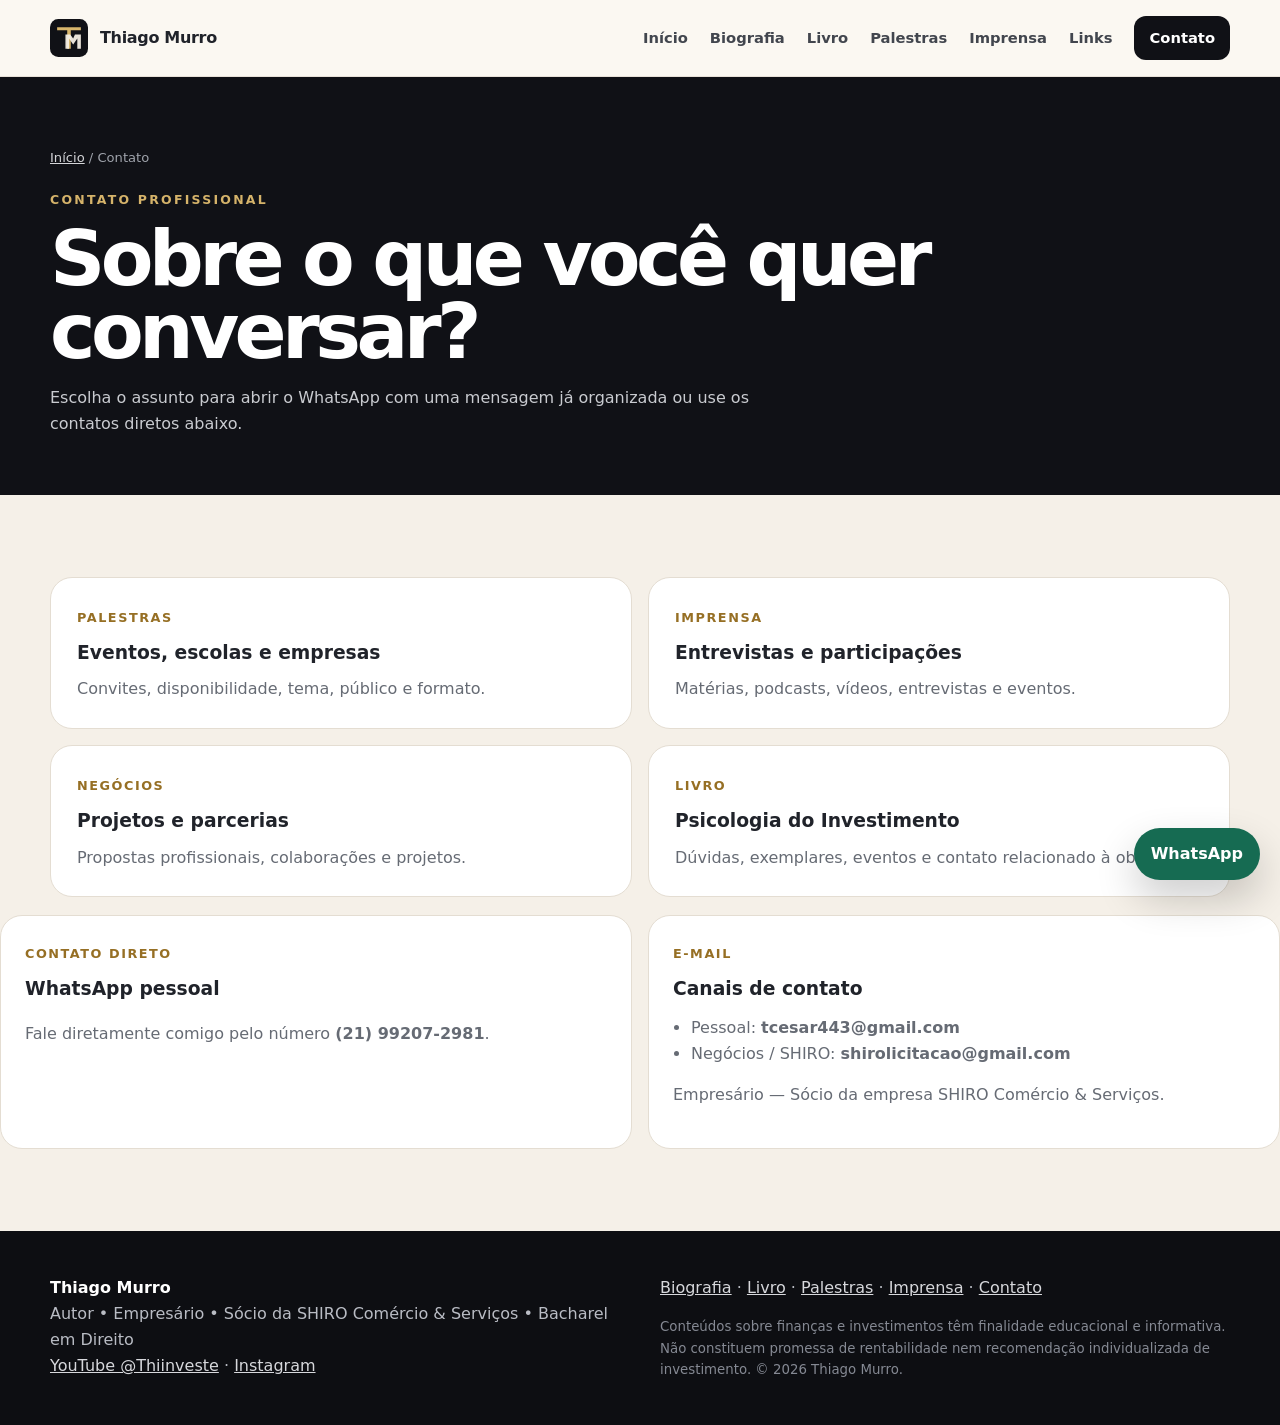
<file: contato.html>
<!DOCTYPE html>
<html lang="pt-BR"><head><meta charset="utf-8"/><meta content="width=device-width,initial-scale=1" name="viewport"/><title>Contato | Thiago Murro</title><meta content="Contato profissional de Thiago Murro para palestras, imprensa, parcerias, projetos e assuntos relacionados ao livro Psicologia do Investimento." name="description"/><meta content="Thiago Murro" name="author"/><meta content="index,follow,max-image-preview:large" name="robots"/><meta content="#101116" name="theme-color"/><meta content="website" property="og:type"/><meta content="Contato | Thiago Murro" property="og:title"/><meta content="Contato profissional de Thiago Murro para palestras, imprensa, parcerias, projetos e assuntos relacionados ao livro Psicologia do Investimento." property="og:description"/><meta content="https://thiagomurro.github.io/assets/thiago-murro-hero.jpg" property="og:image"/><meta content="pt_BR" property="og:locale"/><meta content="summary_large_image" name="twitter:card"/><link href="assets/favicon.svg" rel="icon"/><link href="styles.css" rel="stylesheet"/><script type="application/ld+json">{"@context": "https://schema.org", "@type": "Person", "@id": "https://thiagomurro.github.io/#thiago-murro", "name": "Thiago Murro", "alternateName": ["Thiago Cesar Villas Murro", "Thiinveste"], "givenName": "Thiago", "familyName": "Murro", "description": "Autor, empresário, sócio da SHIRO Comércio & Serviços, bacharel em Direito e ex-3º Sargento do Exército Brasileiro, com atuação em licitações, gestão pública, educação financeira e investimentos.", "image": ["https://thiagomurro.github.io/assets/thiago-murro-hero.jpg", "https://thiagomurro.github.io/assets/thiago-murro-hero.jpg", "https://thiagomurro.github.io/assets/thiago-murro-hero.jpg"], "jobTitle": ["Autor", "Empresário", "Sócio da SHIRO Comércio & Serviços"], "sameAs": ["https://www.youtube.com/@Thiinveste", "https://www.instagram.com/thiago_murro/", "https://www.facebook.com/thiago.murro.2025/", "https://www.linkedin.com/in/thiago-cesar-villas-murro-1043553b2/", "https://orcid.org/0009-0005-9822-4153", "https://bio.uiclap.com/thiagomurro"], "knowsAbout": ["Educação financeira", "Investimentos", "Direito Administrativo", "Licitações e contratos", "Direito Empresarial", "Direito Econômico e Financeiro", "Negócios", "Gestão pública", "Finanças comportamentais"], "url": "https://thiagomurro.github.io/"}</script>
<script type="application/ld+json">{"@context": "https://schema.org", "@type": "WebSite", "name": "Thiago Murro", "alternateName": "Thiago Murro | Site Oficial", "publisher": {"@id": "https://thiagomurro.github.io/#thiago-murro"}, "@id": "https://thiagomurro.github.io/#website", "url": "https://thiagomurro.github.io/"}</script><meta content="1200" property="og:image:width"/><meta content="675" property="og:image:height"/><meta content="Thiago Murro em retrato oficial" property="og:image:alt"/><meta content="Thiago Murro | Site Oficial" property="og:site_name"/><meta content="Contato | Thiago Murro" name="twitter:title"/><meta content="Contato profissional de Thiago Murro para palestras, imprensa, parcerias, projetos e assuntos relacionados ao livro Psicologia do Investimento." name="twitter:description"/><meta content="https://thiagomurro.github.io/assets/thiago-murro-hero.jpg" name="twitter:image"/><meta content="Thiago Murro em retrato oficial" name="twitter:image:alt"/><link href="./contato.html" hreflang="pt-BR" rel="alternate"/><link href="https://thiagomurro.github.io/contato.html" rel="canonical"/><meta content="https://thiagomurro.github.io/contato.html" property="og:url"/></head><body><a class="skip" href="#conteudo">Ir para o conteúdo</a><header class="nav-shell"><div class="container nav"><a class="brand" href="index.html"><img alt="" height="38" src="assets/favicon.svg" width="38"/><span>Thiago Murro</span></a><button aria-expanded="false" aria-label="Abrir menu" class="menu">☰</button><nav aria-label="Navegação principal" class="navlinks"><a href="index.html">Início</a><a href="biografia.html">Biografia</a><a href="livro.html">Livro</a><a href="palestras.html">Palestras</a><a href="imprensa.html">Imprensa</a><a href="links.html">Links</a><a class="nav-cta" href="contato.html">Contato</a></nav></div></header><main id="conteudo"><section class="page-hero"><div class="container"><div class="crumb"><a href="index.html">Início</a> / Contato</div><div class="eyebrow" style="margin-top:22px">Contato profissional</div><h1>Sobre o que você quer conversar?</h1><p>Escolha o assunto para abrir o WhatsApp com uma mensagem já organizada ou use os contatos diretos abaixo.</p></div></section><section class="section paper"><div class="container contact-grid"><a class="contact-card" data-track="contact_speaking" href="https://wa.me/5521992072981?text=Ol%C3%A1%2C%20Thiago.%20Gostaria%20de%20conversar%20sobre%20uma%20palestra%20ou%20workshop." rel="noopener" target="_blank"><span>Palestras</span><h3>Eventos, escolas e empresas</h3><p>Convites, disponibilidade, tema, público e formato.</p></a><a class="contact-card" data-track="contact_press" href="https://wa.me/5521992072981?text=Ol%C3%A1%2C%20Thiago.%20Gostaria%20de%20falar%20sobre%20entrevista%2C%20imprensa%20ou%20participa%C3%A7%C3%A3o%20em%20conte%C3%BAdo." rel="noopener" target="_blank"><span>Imprensa</span><h3>Entrevistas e participações</h3><p>Matérias, podcasts, vídeos, entrevistas e eventos.</p></a><a class="contact-card" data-track="contact_business" href="https://wa.me/5521992072981?text=Ol%C3%A1%2C%20Thiago.%20Gostaria%20de%20conversar%20sobre%20parceria%2C%20projeto%20ou%20oportunidade%20profissional." rel="noopener" target="_blank"><span>Negócios</span><h3>Projetos e parcerias</h3><p>Propostas profissionais, colaborações e projetos.</p></a><a class="contact-card" data-track="contact_book" href="https://wa.me/5521992072981?text=Ol%C3%A1%2C%20Thiago.%20Gostaria%20de%20falar%20sobre%20o%20livro%20Psicologia%20do%20Investimento." rel="noopener" target="_blank"><span>Livro</span><h3>Psicologia do Investimento</h3><p>Dúvidas, exemplares, eventos e contato relacionado à obra.</p></a></div><div class="contact-direct"><div class="direct-card"><span>Contato direto</span><h3>WhatsApp pessoal</h3><p>Fale diretamente comigo pelo número <a href="https://wa.me/5521992072981?text=Olá%2C%20Thiago.%20Conheci%20seu%20site%20e%20gostaria%20de%20conversar." rel="noopener" target="_blank">(21) 99207-2981</a>.</p></div><div class="direct-card"><span>E-mail</span><h3>Canais de contato</h3><ul><li>Pessoal: <a href="mailto:tcesar443@gmail.com">tcesar443@gmail.com</a></li><li>Negócios / SHIRO: <a href="mailto:shirolicitacao@gmail.com">shirolicitacao@gmail.com</a></li></ul><p>Empresário — Sócio da empresa SHIRO Comércio &amp; Serviços.</p></div></div></section></main><a class="whatsapp-float" data-track="whatsapp_floating" href="https://wa.me/5521992072981?text=Ol%C3%A1%2C%20Thiago.%20Conheci%20seu%20trabalho%20pelo%20site%20e%20gostaria%20de%20conversar." rel="noopener" target="_blank">WhatsApp</a><footer class="footer"><div class="container footer-grid"><div><strong>Thiago Murro</strong><br/>Autor • Empresário • Sócio da SHIRO Comércio &amp; Serviços • Bacharel em Direito<br/><a href="https://www.youtube.com/@Thiinveste" rel="me noopener" target="_blank">YouTube @Thiinveste</a> · <a href="https://www.instagram.com/thiago_murro/" rel="me noopener" target="_blank">Instagram</a></div><div><a href="biografia.html">Biografia</a> · <a href="livro.html">Livro</a> · <a href="palestras.html">Palestras</a> · <a href="imprensa.html">Imprensa</a> · <a href="contato.html">Contato</a><small>Conteúdos sobre finanças e investimentos têm finalidade educacional e informativa. Não constituem promessa de rentabilidade nem recomendação individualizada de investimento. © <span data-year=""></span> Thiago Murro.</small></div></div></footer><script defer="" src="script.js"></script></body></html>
</file>
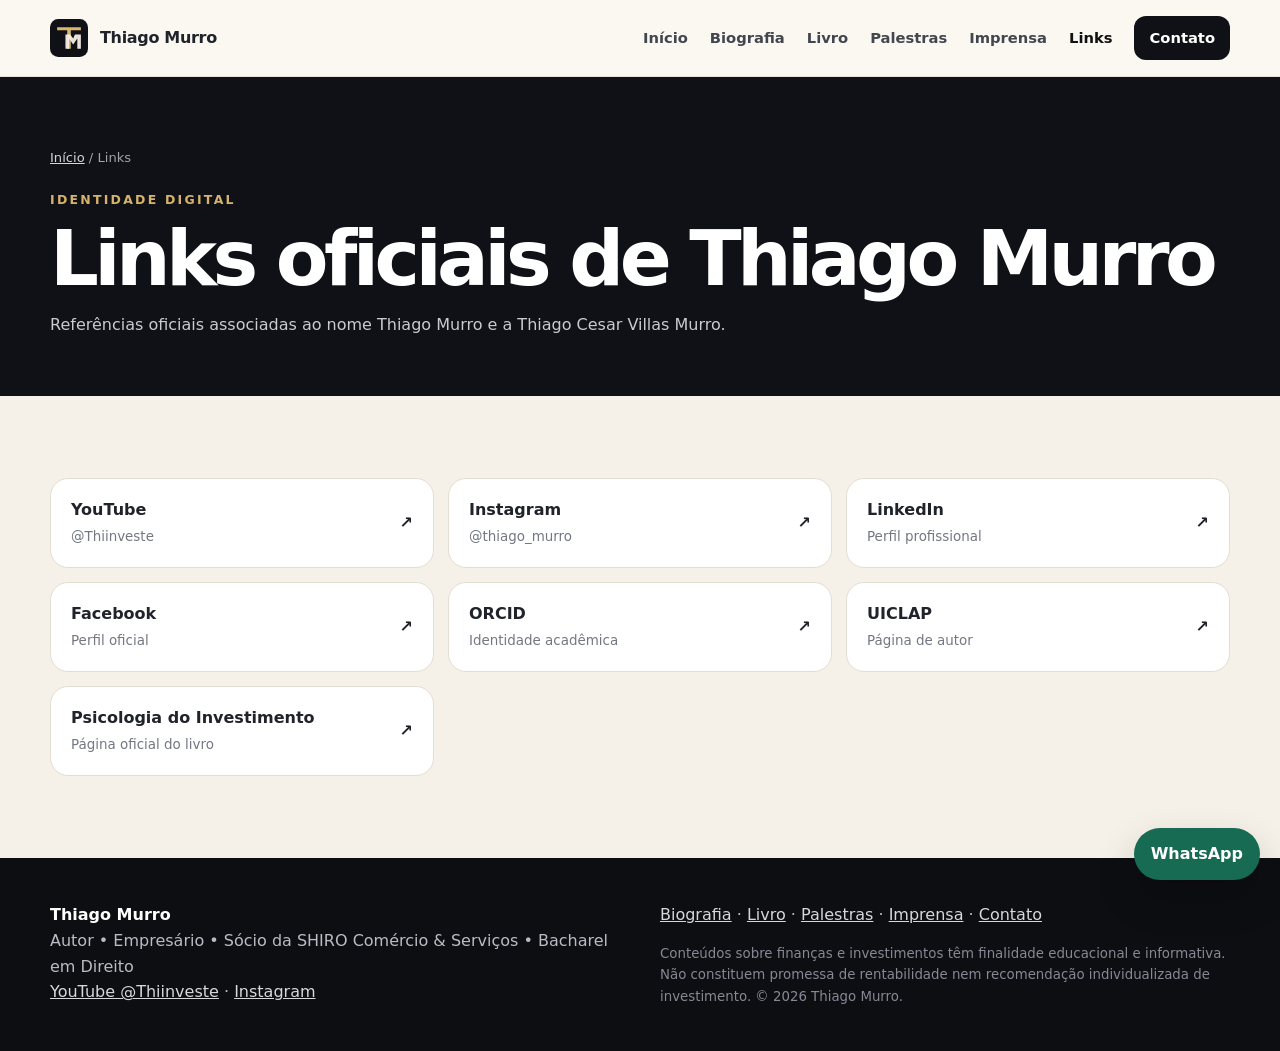
<file: links.html>
<!DOCTYPE html>
<html lang="pt-BR"><head><meta charset="utf-8"/><meta content="width=device-width,initial-scale=1" name="viewport"/><title>Links Oficiais | Thiago Murro e Thiinveste</title><meta content="Links oficiais de Thiago Murro: YouTube @Thiinveste, Instagram, LinkedIn, Facebook, ORCID, UICLAP e livro." name="description"/><meta content="Thiago Murro" name="author"/><meta content="index,follow,max-image-preview:large" name="robots"/><meta content="#101116" name="theme-color"/><meta content="website" property="og:type"/><meta content="Links Oficiais | Thiago Murro e Thiinveste" property="og:title"/><meta content="Links oficiais de Thiago Murro: YouTube @Thiinveste, Instagram, LinkedIn, Facebook, ORCID, UICLAP e livro." property="og:description"/><meta content="https://thiagomurro.github.io/assets/thiago-murro-hero.jpg" property="og:image"/><meta content="pt_BR" property="og:locale"/><meta content="summary_large_image" name="twitter:card"/><link href="assets/favicon.svg" rel="icon"/><link href="styles.css" rel="stylesheet"/><script type="application/ld+json">{"@context": "https://schema.org", "@type": "Person", "@id": "https://thiagomurro.github.io/#thiago-murro", "name": "Thiago Murro", "alternateName": ["Thiago Cesar Villas Murro", "Thiinveste"], "givenName": "Thiago", "familyName": "Murro", "description": "Autor, empresário, sócio da SHIRO Comércio & Serviços, bacharel em Direito e ex-3º Sargento do Exército Brasileiro, com atuação em licitações, gestão pública, educação financeira e investimentos.", "image": ["https://thiagomurro.github.io/assets/thiago-murro-hero.jpg", "https://thiagomurro.github.io/assets/thiago-murro-hero.jpg", "https://thiagomurro.github.io/assets/thiago-murro-hero.jpg"], "jobTitle": ["Autor", "Empresário", "Sócio da SHIRO Comércio & Serviços"], "sameAs": ["https://www.youtube.com/@Thiinveste", "https://www.instagram.com/thiago_murro/", "https://www.facebook.com/thiago.murro.2025/", "https://www.linkedin.com/in/thiago-cesar-villas-murro-1043553b2/", "https://orcid.org/0009-0005-9822-4153", "https://bio.uiclap.com/thiagomurro"], "knowsAbout": ["Educação financeira", "Investimentos", "Direito Administrativo", "Licitações e contratos", "Direito Empresarial", "Direito Econômico e Financeiro", "Negócios", "Gestão pública", "Finanças comportamentais"], "url": "https://thiagomurro.github.io/"}</script>
<script type="application/ld+json">{"@context": "https://schema.org", "@type": "WebSite", "name": "Thiago Murro", "alternateName": "Thiago Murro | Site Oficial", "publisher": {"@id": "https://thiagomurro.github.io/#thiago-murro"}, "@id": "https://thiagomurro.github.io/#website", "url": "https://thiagomurro.github.io/"}</script><meta content="1200" property="og:image:width"/><meta content="675" property="og:image:height"/><meta content="Thiago Murro em retrato oficial" property="og:image:alt"/><meta content="Thiago Murro | Site Oficial" property="og:site_name"/><meta content="Links Oficiais | Thiago Murro e Thiinveste" name="twitter:title"/><meta content="Links oficiais de Thiago Murro: YouTube @Thiinveste, Instagram, LinkedIn, Facebook, ORCID, UICLAP e livro." name="twitter:description"/><meta content="https://thiagomurro.github.io/assets/thiago-murro-hero.jpg" name="twitter:image"/><meta content="Thiago Murro em retrato oficial" name="twitter:image:alt"/><link href="./links.html" hreflang="pt-BR" rel="alternate"/><link href="https://thiagomurro.github.io/links.html" rel="canonical"/><meta content="https://thiagomurro.github.io/links.html" property="og:url"/></head><body><a class="skip" href="#conteudo">Ir para o conteúdo</a><header class="nav-shell"><div class="container nav"><a class="brand" href="index.html"><img alt="" height="38" src="assets/favicon.svg" width="38"/><span>Thiago Murro</span></a><button aria-expanded="false" aria-label="Abrir menu" class="menu">☰</button><nav aria-label="Navegação principal" class="navlinks"><a href="index.html">Início</a><a href="biografia.html">Biografia</a><a href="livro.html">Livro</a><a href="palestras.html">Palestras</a><a href="imprensa.html">Imprensa</a><a aria-current="page" href="links.html">Links</a><a class="nav-cta" href="contato.html">Contato</a></nav></div></header><main id="conteudo"><section class="page-hero"><div class="container"><div class="crumb"><a href="index.html">Início</a> / Links</div><div class="eyebrow" style="margin-top:22px">Identidade digital</div><h1>Links oficiais de Thiago Murro</h1><p>Referências oficiais associadas ao nome Thiago Murro e a Thiago Cesar Villas Murro.</p></div></section><section class="section paper"><div class="container"><div class="social-grid"><a class="social" href="https://www.youtube.com/@Thiinveste" rel="me noopener" target="_blank"><div><b>YouTube</b><span>@Thiinveste</span></div><b>↗</b></a><a class="social" href="https://www.instagram.com/thiago_murro/" rel="me noopener" target="_blank"><div><b>Instagram</b><span>@thiago_murro</span></div><b>↗</b></a><a class="social" href="https://www.linkedin.com/in/thiago-cesar-villas-murro-1043553b2/" rel="me noopener" target="_blank"><div><b>LinkedIn</b><span>Perfil profissional</span></div><b>↗</b></a><a class="social" href="https://www.facebook.com/thiago.murro.2025/" rel="me noopener" target="_blank"><div><b>Facebook</b><span>Perfil oficial</span></div><b>↗</b></a><a class="social" href="https://orcid.org/0009-0005-9822-4153" rel="me noopener" target="_blank"><div><b>ORCID</b><span>Identidade acadêmica</span></div><b>↗</b></a><a class="social" href="https://bio.uiclap.com/thiagomurro" rel="me noopener" target="_blank"><div><b>UICLAP</b><span>Página de autor</span></div><b>↗</b></a><a class="social" href="https://loja.uiclap.com/titulo/ua206157" rel="noopener" target="_blank"><div><b>Psicologia do Investimento</b><span>Página oficial do livro</span></div><b>↗</b></a></div></div></section></main><a class="whatsapp-float" data-track="whatsapp_floating" href="https://wa.me/5521992072981?text=Ol%C3%A1%2C%20Thiago.%20Conheci%20seu%20trabalho%20pelo%20site%20e%20gostaria%20de%20conversar." rel="noopener" target="_blank">WhatsApp</a><footer class="footer"><div class="container footer-grid"><div><strong>Thiago Murro</strong><br/>Autor • Empresário • Sócio da SHIRO Comércio &amp; Serviços • Bacharel em Direito<br/><a href="https://www.youtube.com/@Thiinveste" rel="me noopener" target="_blank">YouTube @Thiinveste</a> · <a href="https://www.instagram.com/thiago_murro/" rel="me noopener" target="_blank">Instagram</a></div><div><a href="biografia.html">Biografia</a> · <a href="livro.html">Livro</a> · <a href="palestras.html">Palestras</a> · <a href="imprensa.html">Imprensa</a> · <a href="contato.html">Contato</a><small>Conteúdos sobre finanças e investimentos têm finalidade educacional e informativa. Não constituem promessa de rentabilidade nem recomendação individualizada de investimento. © <span data-year=""></span> Thiago Murro.</small></div></div></footer><script defer="" src="script.js"></script></body></html>
</file>
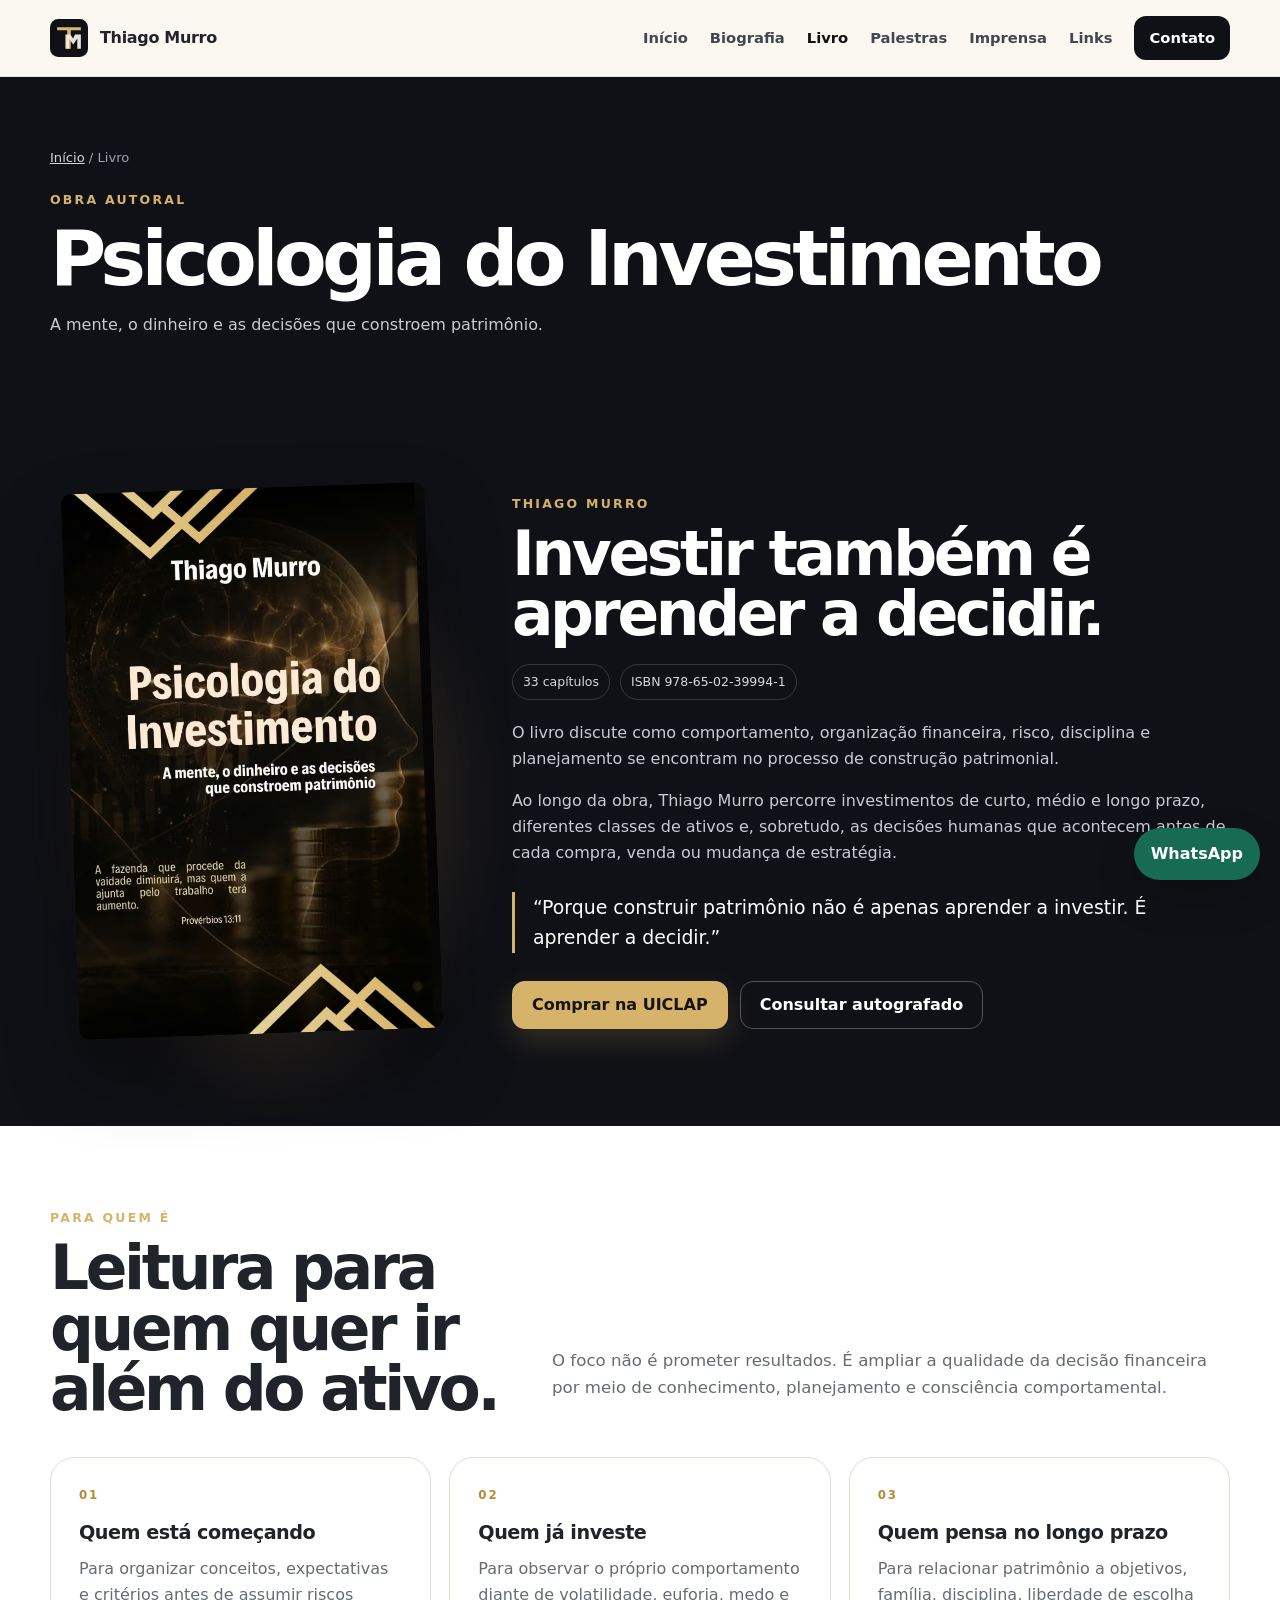
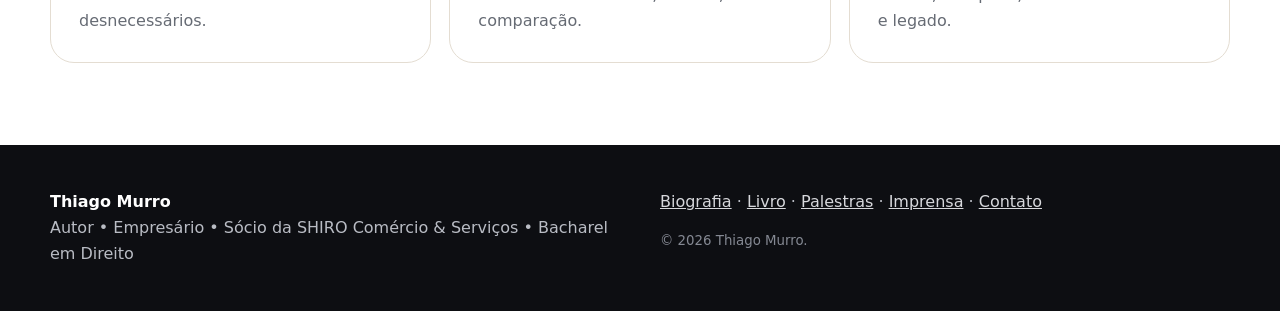
<file: livro.html>
<!DOCTYPE html>
<html lang="pt-BR"><head><meta charset="utf-8"/><meta content="width=device-width,initial-scale=1" name="viewport"/><title>Psicologia do Investimento | Livro de Thiago Murro</title><meta content="Conheça Psicologia do Investimento, livro de Thiago Murro sobre comportamento, dinheiro, investimentos, disciplina e construção patrimonial." name="description"/><meta content="Thiago Murro" name="author"/><meta content="index,follow,max-image-preview:large" name="robots"/><meta content="#101116" name="theme-color"/><meta content="website" property="og:type"/><meta content="Psicologia do Investimento | Livro de Thiago Murro" property="og:title"/><meta content="Conheça Psicologia do Investimento, livro de Thiago Murro sobre comportamento, dinheiro, investimentos, disciplina e construção patrimonial." property="og:description"/><meta content="https://thiagomurro.github.io/assets/psicologia-do-investimento-capa.svg" property="og:image"/><meta content="pt_BR" property="og:locale"/><meta content="summary_large_image" name="twitter:card"/><link href="assets/favicon.svg" rel="icon"/><link href="styles.css" rel="stylesheet"/><script type="application/ld+json">{"@context":"https://schema.org","@type":"Person","@id":"https://thiagomurro.github.io/#thiago-murro","name":"Thiago Murro","alternateName":["Thiago Cesar Villas Murro","Thiinveste"],"jobTitle":["Autor","Empresário","Sócio da SHIRO Comércio & Serviços"],"url":"https://thiagomurro.github.io/"}</script><script type="application/ld+json">{"@context":"https://schema.org","@type":"Book","name":"Psicologia do Investimento","author":{"@id":"https://thiagomurro.github.io/#thiago-murro"},"isbn":"978-65-02-39994-1","inLanguage":"pt-BR","image":"https://thiagomurro.github.io/assets/psicologia-do-investimento-capa.svg","url":"https://loja.uiclap.com/titulo/ua206157"}</script><meta content="668" property="og:image:width"/><meta content="1002" property="og:image:height"/><meta content="Capa do livro Psicologia do Investimento, de Thiago Murro" property="og:image:alt"/><meta content="Thiago Murro | Site Oficial" property="og:site_name"/><meta content="Psicologia do Investimento | Livro de Thiago Murro" name="twitter:title"/><meta content="Conheça Psicologia do Investimento, livro de Thiago Murro sobre comportamento, dinheiro, investimentos, disciplina e construção patrimonial." name="twitter:description"/><meta content="https://thiagomurro.github.io/assets/psicologia-do-investimento-capa.svg" name="twitter:image"/><link href="https://thiagomurro.github.io/livro.html" rel="canonical"/><meta content="https://thiagomurro.github.io/livro.html" property="og:url"/></head><body><a class="skip" href="#conteudo">Ir para o conteúdo</a><header class="nav-shell"><div class="container nav"><a class="brand" href="index.html"><img alt="" height="38" src="assets/favicon.svg" width="38"/><span>Thiago Murro</span></a><button aria-expanded="false" aria-label="Abrir menu" class="menu">☰</button><nav aria-label="Navegação principal" class="navlinks"><a href="index.html">Início</a><a href="biografia.html">Biografia</a><a aria-current="page" href="livro.html">Livro</a><a href="palestras.html">Palestras</a><a href="imprensa.html">Imprensa</a><a href="links.html">Links</a><a class="nav-cta" href="contato.html">Contato</a></nav></div></header><main id="conteudo"><section class="page-hero"><div class="container"><div class="crumb"><a href="index.html">Início</a> / Livro</div><div class="eyebrow" style="margin-top:22px">Obra autoral</div><h1>Psicologia do Investimento</h1><p>A mente, o dinheiro e as decisões que constroem patrimônio.</p></div></section><section class="section dark"><div class="container book-grid"><div class="cover-wrap"><img alt="Capa oficial de Psicologia do Investimento" class="book-cover" height="1002" src="assets/psicologia-do-investimento-capa.avif" width="668"/></div><article class="book-info"><div class="eyebrow">Thiago Murro</div><h2>Investir também é aprender a decidir.</h2><div class="meta"><span>33 capítulos</span><span>ISBN 978-65-02-39994-1</span></div><p>O livro discute como comportamento, organização financeira, risco, disciplina e planejamento se encontram no processo de construção patrimonial.</p><p>Ao longo da obra, Thiago Murro percorre investimentos de curto, médio e longo prazo, diferentes classes de ativos e, sobretudo, as decisões humanas que acontecem antes de cada compra, venda ou mudança de estratégia.</p><blockquote>“Porque construir patrimônio não é apenas aprender a investir. É aprender a decidir.”</blockquote><div class="actions"><a class="btn btn-gold" data-track="buy_book" href="https://loja.uiclap.com/titulo/ua206157" rel="noopener" target="_blank">Comprar na UICLAP</a><a class="btn btn-ghost" href="https://wa.me/5521992072981?text=Ol%C3%A1%2C%20Thiago.%20Vi%20o%20livro%20Psicologia%20do%20Investimento%20no%20seu%20site%20e%20gostaria%20de%20saber%20sobre%20exemplar%20autografado." rel="noopener" target="_blank">Consultar autografado</a></div></article></div></section><section class="section white"><div class="container"><div class="section-head"><div><div class="eyebrow">Para quem é</div><h2>Leitura para quem quer ir além do ativo.</h2></div><p class="section-copy">O foco não é prometer resultados. É ampliar a qualidade da decisão financeira por meio de conhecimento, planejamento e consciência comportamental.</p></div><div class="grid3"><div class="card"><div class="num">01</div><h3>Quem está começando</h3><p>Para organizar conceitos, expectativas e critérios antes de assumir riscos desnecessários.</p></div><div class="card"><div class="num">02</div><h3>Quem já investe</h3><p>Para observar o próprio comportamento diante de volatilidade, euforia, medo e comparação.</p></div><div class="card"><div class="num">03</div><h3>Quem pensa no longo prazo</h3><p>Para relacionar patrimônio a objetivos, família, disciplina, liberdade de escolha e legado.</p></div></div></div></section></main><a class="whatsapp-float" href="https://wa.me/5521992072981" target="_blank" rel="noopener">WhatsApp</a><footer class="footer"><div class="container footer-grid"><div><strong>Thiago Murro</strong><br/>Autor • Empresário • Sócio da SHIRO Comércio & Serviços • Bacharel em Direito</div><div><a href="biografia.html">Biografia</a> · <a href="livro.html">Livro</a> · <a href="palestras.html">Palestras</a> · <a href="imprensa.html">Imprensa</a> · <a href="contato.html">Contato</a><small>© <span data-year=""></span> Thiago Murro.</small></div></div></footer><script defer src="script.js"></script></body></html>
</file>
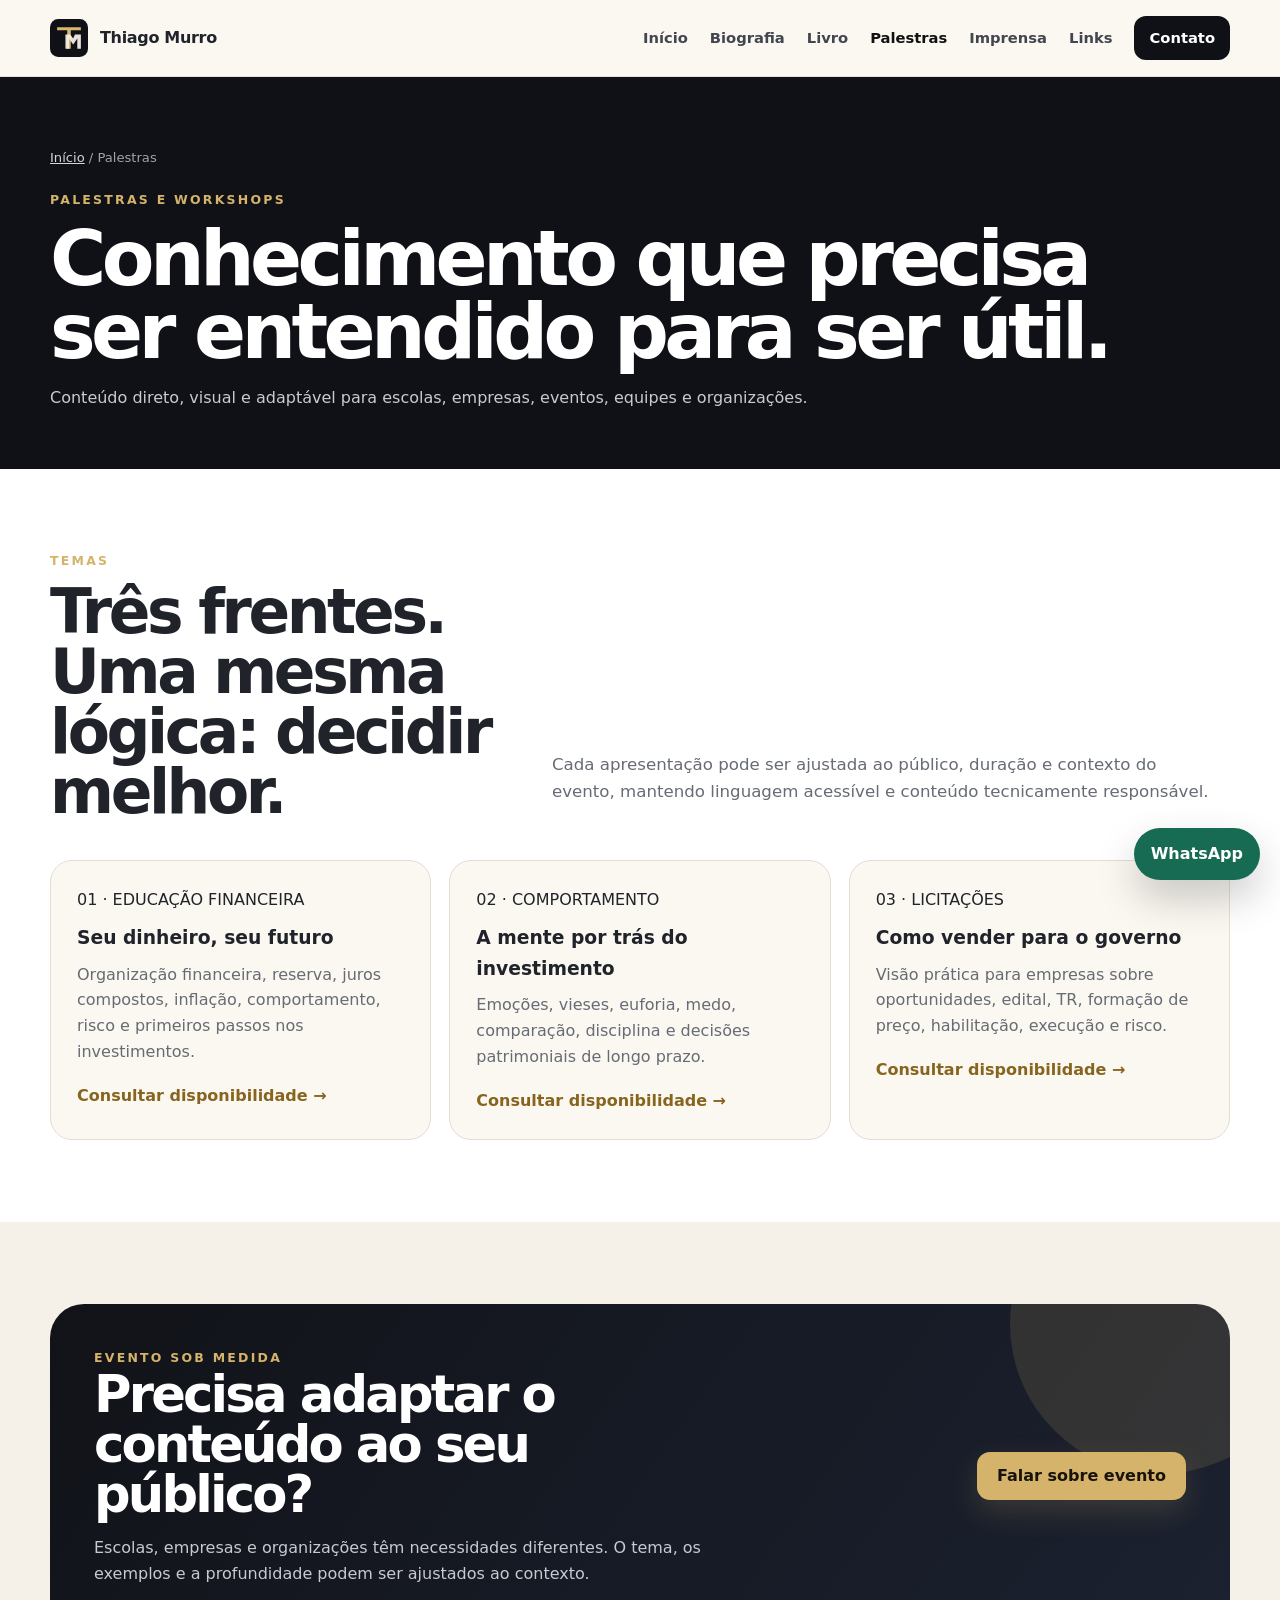
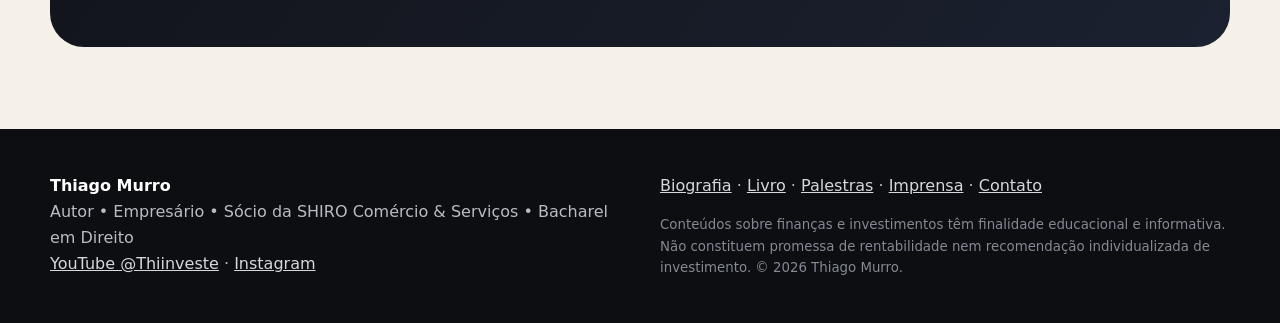
<file: palestras.html>
<!DOCTYPE html>
<html lang="pt-BR"><head><meta charset="utf-8"/><meta content="width=device-width,initial-scale=1" name="viewport"/><title>Palestras de Thiago Murro | Finanças e Licitações</title><meta content="Palestras e workshops de Thiago Murro sobre educação financeira, comportamento do investidor, investimentos e como vender para o governo." name="description"/><meta content="Thiago Murro" name="author"/><meta content="index,follow,max-image-preview:large" name="robots"/><meta content="#101116" name="theme-color"/><meta content="website" property="og:type"/><meta content="Palestras de Thiago Murro | Finanças e Licitações" property="og:title"/><meta content="Palestras e workshops de Thiago Murro sobre educação financeira, comportamento do investidor, investimentos e como vender para o governo." property="og:description"/><meta content="https://thiagomurro.github.io/assets/thiago-murro-hero.jpg" property="og:image"/><meta content="pt_BR" property="og:locale"/><meta content="summary_large_image" name="twitter:card"/><link href="assets/favicon.svg" rel="icon"/><link href="styles.css" rel="stylesheet"/><script type="application/ld+json">{"@context":"https://schema.org","@type":"Person","@id":"https://thiagomurro.github.io/#thiago-murro","name":"Thiago Murro","alternateName":["Thiago Cesar Villas Murro","Thiinveste"],"jobTitle":["Autor","Empresário","Sócio da SHIRO Comércio & Serviços"],"url":"https://thiagomurro.github.io/"}</script><meta content="1200" property="og:image:width"/><meta content="675" property="og:image:height"/><meta content="Thiago Murro em retrato oficial" property="og:image:alt"/><meta content="Thiago Murro | Site Oficial" property="og:site_name"/><meta content="Palestras de Thiago Murro | Finanças e Licitações" name="twitter:title"/><meta content="Palestras e workshops de Thiago Murro sobre educação financeira, comportamento do investidor, investimentos e como vender para o governo." name="twitter:description"/><meta content="https://thiagomurro.github.io/assets/thiago-murro-hero.jpg" name="twitter:image"/><link href="https://thiagomurro.github.io/palestras.html" rel="canonical"/><meta content="https://thiagomurro.github.io/palestras.html" property="og:url"/></head><body><a class="skip" href="#conteudo">Ir para o conteúdo</a><header class="nav-shell"><div class="container nav"><a class="brand" href="index.html"><img alt="" height="38" src="assets/favicon.svg" width="38"/><span>Thiago Murro</span></a><button aria-expanded="false" aria-label="Abrir menu" class="menu">☰</button><nav aria-label="Navegação principal" class="navlinks"><a href="index.html">Início</a><a href="biografia.html">Biografia</a><a href="livro.html">Livro</a><a aria-current="page" href="palestras.html">Palestras</a><a href="imprensa.html">Imprensa</a><a href="links.html">Links</a><a class="nav-cta" href="contato.html">Contato</a></nav></div></header><main id="conteudo"><section class="page-hero"><div class="container"><div class="crumb"><a href="index.html">Início</a> / Palestras</div><div class="eyebrow" style="margin-top:22px">Palestras e workshops</div><h1>Conhecimento que precisa ser entendido para ser útil.</h1><p>Conteúdo direto, visual e adaptável para escolas, empresas, eventos, equipes e organizações.</p></div></section><section class="section white"><div class="container"><div class="section-head"><div><div class="eyebrow">Temas</div><h2>Três frentes.<br/>Uma mesma lógica: decidir melhor.</h2></div><p class="section-copy">Cada apresentação pode ser ajustada ao público, duração e contexto do evento, mantendo linguagem acessível e conteúdo tecnicamente responsável.</p></div><div class="offer"><article class="offer-card"><div class="num">01 · EDUCAÇÃO FINANCEIRA</div><h3>Seu dinheiro, seu futuro</h3><p>Organização financeira, reserva, juros compostos, inflação, comportamento, risco e primeiros passos nos investimentos.</p><a href="https://wa.me/5521992072981?text=Ol%C3%A1%2C%20Thiago.%20Gostaria%20de%20informa%C3%A7%C3%B5es%20sobre%20a%20palestra%20Seu%20dinheiro%2C%20seu%20futuro." rel="noopener" target="_blank">Consultar disponibilidade →</a></article><article class="offer-card"><div class="num">02 · COMPORTAMENTO</div><h3>A mente por trás do investimento</h3><p>Emoções, vieses, euforia, medo, comparação, disciplina e decisões patrimoniais de longo prazo.</p><a href="https://wa.me/5521992072981?text=Ol%C3%A1%2C%20Thiago.%20Gostaria%20de%20informa%C3%A7%C3%B5es%20sobre%20a%20palestra%20A%20mente%20por%20tr%C3%A1s%20do%20investimento." rel="noopener" target="_blank">Consultar disponibilidade →</a></article><article class="offer-card"><div class="num">03 · LICITAÇÕES</div><h3>Como vender para o governo</h3><p>Visão prática para empresas sobre oportunidades, edital, TR, formação de preço, habilitação, execução e risco.</p><a href="https://wa.me/5521992072981?text=Ol%C3%A1%2C%20Thiago.%20Gostaria%20de%20informa%C3%A7%C3%B5es%20sobre%20a%20palestra%20Como%20vender%20para%20o%20governo." rel="noopener" target="_blank">Consultar disponibilidade →</a></article></div></div></section><section class="section paper"><div class="container"><div class="cta"><div><div class="eyebrow">Evento sob medida</div><h2>Precisa adaptar o conteúdo ao seu público?</h2><p>Escolas, empresas e organizações têm necessidades diferentes. O tema, os exemplos e a profundidade podem ser ajustados ao contexto.</p></div><div class="actions"><a class="btn btn-gold" data-track="speaking_whatsapp" href="https://wa.me/5521992072981?text=Ol%C3%A1%2C%20Thiago.%20Quero%20conversar%20sobre%20uma%20palestra/workshop%20para%20minha%20organiza%C3%A7%C3%A3o." rel="noopener" target="_blank">Falar sobre evento</a></div></div></div></section></main><a class="whatsapp-float" data-track="whatsapp_floating" href="https://wa.me/5521992072981?text=Ol%C3%A1%2C%20Thiago.%20Conheci%20seu%20trabalho%20pelo%20site%20e%20gostaria%20de%20conversar." rel="noopener" target="_blank">WhatsApp</a><footer class="footer"><div class="container footer-grid"><div><strong>Thiago Murro</strong><br/>Autor • Empresário • Sócio da SHIRO Comércio &amp; Serviços • Bacharel em Direito<br/><a href="https://www.youtube.com/@Thiinveste" rel="me noopener" target="_blank">YouTube @Thiinveste</a> · <a href="https://www.instagram.com/thiago_murro/" rel="me noopener" target="_blank">Instagram</a></div><div><a href="biografia.html">Biografia</a> · <a href="livro.html">Livro</a> · <a href="palestras.html">Palestras</a> · <a href="imprensa.html">Imprensa</a> · <a href="contato.html">Contato</a><small>Conteúdos sobre finanças e investimentos têm finalidade educacional e informativa. Não constituem promessa de rentabilidade nem recomendação individualizada de investimento. © <span data-year=""></span> Thiago Murro.</small></div></div></footer><script defer="" src="script.js"></script></body></html>
</file>
<file: styles.css>
:root{
 --ink:#101116;--ink2:#17191f;--paper:#f5f0e8;--paper2:#fbf8f2;--white:#fff;--text:#20232a;--muted:#666b74;
 --gold:#d5b36a;--gold2:#b68a37;--blue:#17395e;--line:#e4ddd2;--success:#1b6d55;
 --max:1180px;--radius:26px;--shadow:0 24px 70px rgba(16,17,22,.12)
}
*{box-sizing:border-box}html{scroll-behavior:smooth}body{margin:0;background:var(--paper2);color:var(--text);font-family:Inter,ui-sans-serif,system-ui,-apple-system,BlinkMacSystemFont,"Segoe UI",sans-serif;line-height:1.62;-webkit-font-smoothing:antialiased}img{max-width:100%;display:block}a{color:inherit}.container{width:min(calc(100% - 40px),var(--max));margin-inline:auto}.skip{position:absolute;left:-9999px}.skip:focus{left:16px;top:12px;z-index:1000;background:#fff;padding:10px 14px;border-radius:10px}
.nav-shell{position:sticky;top:0;z-index:60;background:rgba(251,248,242,.9);backdrop-filter:blur(16px);border-bottom:1px solid rgba(228,221,210,.8)}.nav{height:76px;display:flex;align-items:center;justify-content:space-between;gap:20px}.brand{display:flex;align-items:center;gap:12px;text-decoration:none;font-weight:860;letter-spacing:-.02em}.brand img{width:38px;height:38px}.navlinks{display:flex;align-items:center;gap:22px}.navlinks a{text-decoration:none;font-size:.92rem;font-weight:720;color:#42464e}.navlinks a:hover,.navlinks a[aria-current="page"]{color:#111}.nav-cta{background:var(--ink)!important;color:white!important;padding:10px 15px;border-radius:12px}.menu{display:none;border:0;background:none;font-size:1.5rem}
.hero{position:relative;overflow:hidden;background:var(--ink);color:white;padding:78px 0 62px}.hero:before{content:"";position:absolute;inset:-30% -10% auto 40%;height:600px;background:radial-gradient(circle,rgba(213,179,106,.22),rgba(213,179,106,0) 65%);pointer-events:none}.hero-grid{position:relative;display:grid;grid-template-columns:1.05fr .95fr;gap:64px;align-items:center}.eyebrow{font-size:.78rem;letter-spacing:.18em;text-transform:uppercase;font-weight:840;color:var(--gold)}.hero h1{font-size:clamp(3.8rem,8vw,7rem);line-height:.88;letter-spacing:-.07em;margin:16px 0 18px}.hero h1 small{display:block;font-size:.19em;letter-spacing:.16em;text-transform:uppercase;color:#d7d7d7;margin-top:26px}.hero-lead{font-size:1.14rem;color:#d9dadd;max-width:690px}.hero-lead strong{color:white}.actions{display:flex;gap:12px;flex-wrap:wrap;margin-top:28px}.btn{display:inline-flex;align-items:center;justify-content:center;min-height:48px;padding:0 19px;border-radius:13px;text-decoration:none;font-weight:800;border:1px solid transparent;transition:.2s ease}.btn:hover{transform:translateY(-1px)}.btn-gold{background:var(--gold);color:#18140b;box-shadow:0 12px 30px rgba(213,179,106,.18)}.btn-ghost{border-color:rgba(255,255,255,.28);color:white}.btn-dark{background:var(--ink);color:white}.btn-light{background:white;color:#111;border-color:var(--line)}
.hero-photo{position:relative}.hero-photo .frame{border-radius:34px;overflow:hidden;box-shadow:0 34px 80px rgba(0,0,0,.35);border:1px solid rgba(255,255,255,.12);background:#0b1e31;aspect-ratio:4/5}.hero-photo .frame img{width:100%;height:100%;object-fit:cover;object-position:center 32%}.photo-tag{position:absolute;left:-28px;bottom:32px;background:rgba(250,247,241,.96);color:#151515;border-radius:18px;padding:15px 18px;box-shadow:var(--shadow);max-width:260px}.photo-tag strong{display:block}.photo-tag span{font-size:.84rem;color:#666}
.trust{background:#15171c;color:white;border-top:1px solid rgba(255,255,255,.08)}.trust-grid{display:grid;grid-template-columns:repeat(4,1fr)}.trust-item{padding:22px 24px;border-right:1px solid rgba(255,255,255,.09)}.trust-item:last-child{border:0}.trust-item strong{display:block;font-size:.95rem}.trust-item span{font-size:.8rem;color:#aeb1b8}
.section{padding:82px 0}.section.paper{background:var(--paper)}.section.white{background:white}.section.dark{background:var(--ink);color:white}.section-head{display:grid;grid-template-columns:.8fr 1.2fr;gap:50px;align-items:end;margin-bottom:38px}.section h2{font-size:clamp(2.35rem,4.8vw,4.3rem);line-height:.98;letter-spacing:-.055em;margin:10px 0 0}.section-copy{font-size:1.04rem;color:var(--muted);max-width:670px}.dark .section-copy{color:#c7c9cf}.grid3{display:grid;grid-template-columns:repeat(3,1fr);gap:18px}.card{background:white;border:1px solid var(--line);border-radius:24px;padding:28px}.card .num{font-size:.74rem;font-weight:900;color:var(--gold2);letter-spacing:.16em}.card h3{margin:12px 0 8px;font-size:1.2rem;letter-spacing:-.025em}.card p{margin:0;color:var(--muted)}
.about-grid{display:grid;grid-template-columns:.78fr 1.22fr;gap:48px;align-items:center}.about-photo{border-radius:28px;overflow:hidden;background:#24272d}.about-photo img{width:100%;height:100%;object-fit:cover}.quote{font-size:clamp(1.55rem,3vw,2.35rem);line-height:1.18;letter-spacing:-.035em;margin:18px 0 24px;color:#1e1f22}.prose p{color:#545963}.chips{display:flex;flex-wrap:wrap;gap:8px;margin-top:22px}.chip{padding:8px 11px;border-radius:999px;background:#fff;border:1px solid var(--line);font-size:.8rem;font-weight:720;color:#464a51}
.book-grid{display:grid;grid-template-columns:.72fr 1.28fr;gap:58px;align-items:center}.cover-wrap{position:relative;padding:10px 20px}.cover-wrap:before{content:"";position:absolute;inset:12% 2% -3% 13%;background:rgba(213,179,106,.18);filter:blur(35px);border-radius:50%}.book-cover{position:relative;border-radius:10px;box-shadow:0 35px 70px rgba(0,0,0,.38);transform:rotate(-2deg);width:min(100%,420px);margin:auto}.book-info .meta{display:flex;gap:10px;flex-wrap:wrap;margin:20px 0}.meta span{border:1px solid rgba(255,255,255,.16);border-radius:999px;padding:7px 10px;font-size:.78rem;color:#d7d9de}.book-info p{color:#c8cbd2}.book-info blockquote{border-left:3px solid var(--gold);padding-left:18px;margin:26px 0;font-size:1.18rem;color:white}
.offer{display:grid;grid-template-columns:repeat(3,1fr);gap:18px}.offer-card{border:1px solid var(--line);background:var(--paper2);padding:26px;border-radius:22px}.offer-card h3{margin:10px 0 8px}.offer-card p{color:var(--muted);margin:0 0 18px}.offer-card a{font-weight:800;text-decoration:none;color:#87651f}
.social-grid{display:grid;grid-template-columns:repeat(3,1fr);gap:14px}.social{display:flex;align-items:center;justify-content:space-between;gap:20px;text-decoration:none;background:white;border:1px solid var(--line);border-radius:18px;padding:18px 20px;transition:.2s}.social:hover{transform:translateY(-2px);box-shadow:0 12px 28px rgba(16,17,22,.06);border-color:#d6c395}.social b{display:block}.social span{font-size:.84rem;color:#737780}
.cta{border-radius:34px;padding:44px;background:linear-gradient(125deg,#111318,#1b2130);color:white;display:grid;grid-template-columns:1.25fr .75fr;gap:30px;align-items:center;overflow:hidden;position:relative}.cta:after{content:"";position:absolute;width:300px;height:300px;border-radius:50%;background:rgba(213,179,106,.14);right:-80px;top:-130px}.cta h2{font-size:clamp(2.2rem,4vw,3.8rem);margin:0 0 12px;position:relative;z-index:1}.cta p{color:#c8cad1;position:relative;z-index:1}.cta .actions{justify-content:flex-end;position:relative;z-index:1;margin:0}
.page-hero{padding:70px 0 42px;background:var(--ink);color:white}.page-hero h1{font-size:clamp(3rem,6vw,5.8rem);line-height:.95;letter-spacing:-.06em;margin:13px 0 16px}.page-hero p{color:#c9cbd0;max-width:760px}.crumb{font-size:.82rem;color:#9fa3ab}.crumb a{color:#d4d5d8}.content{max-width:820px}.content h2{font-size:2rem;letter-spacing:-.035em;margin-top:42px}.content p{color:#51565f}.fact-grid{display:grid;grid-template-columns:repeat(2,1fr);gap:14px;margin:26px 0}.fact{background:white;border:1px solid var(--line);padding:20px;border-radius:18px}.fact strong{display:block}.fact span{color:var(--muted);font-size:.88rem}.press-grid{display:grid;grid-template-columns:.8fr 1.2fr;gap:42px;align-items:start}.download-card{background:white;border:1px solid var(--line);border-radius:24px;padding:20px;position:sticky;top:100px}.download-card img{border-radius:18px}.download-card .btn{width:100%;margin-top:14px}.contact-grid{display:grid;grid-template-columns:repeat(2,1fr);gap:16px}.contact-card{background:white;border:1px solid var(--line);border-radius:22px;padding:26px;text-decoration:none;transition:.2s}.contact-card:hover{transform:translateY(-2px);box-shadow:0 12px 30px rgba(16,17,22,.06)}.contact-card span{font-size:.8rem;color:#966f24;text-transform:uppercase;letter-spacing:.12em;font-weight:850}.contact-card h3{margin:8px 0}.contact-card p{margin:0;color:var(--muted)}
.footer{background:#0d0e12;color:#b9bcc4;padding:44px 0}.footer-grid{display:grid;grid-template-columns:1fr 1fr;gap:40px}.footer strong{color:white}.footer a{color:#d7d8dc}.footer small{display:block;margin-top:15px;color:#858993;max-width:760px}.whatsapp-float{position:fixed;right:20px;bottom:20px;z-index:55;background:#166b52;color:white;text-decoration:none;border-radius:999px;padding:13px 17px;font-weight:820;box-shadow:0 18px 40px rgba(0,0,0,.2)}
.reveal{animation:rise .7s ease both}@keyframes rise{from{opacity:0;transform:translateY(16px)}to{opacity:1;transform:none}}@media(prefers-reduced-motion:reduce){*{scroll-behavior:auto!important}.reveal{animation:none}.btn,.social,.contact-card{transition:none}}
@media(max-width:920px){.navlinks{display:none;position:absolute;left:20px;right:20px;top:68px;background:#fff;border:1px solid var(--line);padding:18px;border-radius:18px;box-shadow:var(--shadow);flex-direction:column;align-items:flex-start}.navlinks.open{display:flex}.menu{display:block}.hero-grid,.section-head,.about-grid,.book-grid,.cta,.press-grid{grid-template-columns:1fr}.hero{padding-top:48px}.hero-photo{max-width:620px;margin:auto}.photo-tag{left:16px}.trust-grid{grid-template-columns:repeat(2,1fr)}.trust-item:nth-child(2){border-right:0}.trust-item:nth-child(-n+2){border-bottom:1px solid rgba(255,255,255,.09)}.grid3,.offer,.social-grid{grid-template-columns:1fr}.cta .actions{justify-content:flex-start}.download-card{position:static}.contact-grid{grid-template-columns:1fr}}
@media(max-width:560px){.container{width:min(calc(100% - 28px),var(--max))}.nav{height:68px}.hero h1{font-size:3.6rem}.hero h1 small{font-size:.21em}.hero-grid{gap:34px}.hero-photo .frame{aspect-ratio:4/5}.photo-tag{position:relative;left:auto;bottom:auto;margin:-30px 14px 0}.section{padding:62px 0}.trust-item{padding:18px 14px}.book-grid{gap:30px}.cta{padding:30px}.footer-grid{grid-template-columns:1fr}.whatsapp-float{right:14px;bottom:14px;padding:12px 14px;font-size:.88rem}.fact-grid{grid-template-columns:1fr}}
.hero-photo .frame img{object-position:center 18%}
.book-cover{height:auto;display:block;aspect-ratio:auto}
.download-card img{width:100%;height:auto;display:block;object-fit:contain}
.contact-direct{display:grid;grid-template-columns:repeat(2,1fr);gap:16px;margin-top:18px}
.direct-card{background:white;border:1px solid var(--line);border-radius:22px;padding:24px}
.direct-card span{font-size:.8rem;color:#966f24;text-transform:uppercase;letter-spacing:.12em;font-weight:850}
.direct-card h3{margin:8px 0 10px}
.direct-card p,.direct-card li{color:var(--muted)}
.direct-card ul{margin:0;padding-left:18px}
.direct-card a{color:inherit;font-weight:700;text-decoration:none}
@media(max-width:900px){.contact-direct{grid-template-columns:1fr}}
/* V3 — Biografia completa */
.bio-intro{display:grid;grid-template-columns:.72fr 1.28fr;gap:52px;align-items:start}
.bio-intro .about-photo{position:sticky;top:100px}
.bio-lead{font-size:1.22rem;line-height:1.72;color:#343941;margin-top:0}
.bio-section{padding:72px 0;border-top:1px solid var(--line)}
.bio-section:first-of-type{border-top:0}
.bio-section-grid{display:grid;grid-template-columns:.58fr 1.42fr;gap:52px;align-items:start}
.bio-label{position:sticky;top:106px}
.bio-label .eyebrow{margin-bottom:12px}
.bio-label h2{font-size:clamp(2rem,3.8vw,3.3rem);line-height:1.02;margin:0;letter-spacing:-.045em}
.bio-copy p{font-size:1.03rem;color:#50555e;margin:0 0 18px}
.bio-copy strong{color:#17191d}
.timeline-v3{display:grid;gap:12px;margin-top:26px}
.timeline-v3 .t-item{display:grid;grid-template-columns:130px 1fr;gap:22px;padding:20px 0;border-top:1px solid var(--line)}
.timeline-v3 .t-item:first-child{border-top:0}
.timeline-v3 .t-year{font-weight:900;color:#8b6720;font-size:.88rem;letter-spacing:.05em}
.timeline-v3 .t-item h3{margin:0 0 6px;font-size:1.08rem}
.timeline-v3 .t-item p{margin:0;color:var(--muted);font-size:.94rem}
.bio-highlight{background:#111318;color:white;border-radius:28px;padding:32px;margin-top:28px}
.bio-highlight p{color:#d2d4da;margin:0}
.bio-highlight strong{color:white}
.bio-facts{display:grid;grid-template-columns:repeat(3,1fr);gap:14px;margin-top:28px}
.bio-fact{background:white;border:1px solid var(--line);border-radius:18px;padding:20px}
.bio-fact strong{display:block;margin-bottom:5px}.bio-fact span{color:var(--muted);font-size:.9rem}
.bio-quote{font-size:clamp(1.55rem,2.7vw,2.25rem);line-height:1.22;letter-spacing:-.03em;border-left:4px solid var(--gold);padding-left:22px;margin:28px 0;color:#202226}
.keyword-links{display:flex;flex-wrap:wrap;gap:9px;margin-top:24px}.keyword-links a{padding:8px 12px;border:1px solid var(--line);border-radius:999px;text-decoration:none;font-size:.82rem;font-weight:750;background:white}
@media(max-width:900px){.bio-intro,.bio-section-grid{grid-template-columns:1fr}.bio-intro .about-photo,.bio-label{position:static}.bio-facts{grid-template-columns:1fr 1fr}.timeline-v3 .t-item{grid-template-columns:1fr;gap:6px}}
@media(max-width:620px){.bio-facts{grid-template-columns:1fr}.bio-section{padding:54px 0}}
.credentials-grid{display:grid;grid-template-columns:repeat(2,minmax(0,1fr));gap:14px;margin:24px 0 28px}.credential{background:white;border:1px solid var(--line);border-radius:18px;padding:20px}.credential span{font-size:.72rem;font-weight:900;letter-spacing:.13em;text-transform:uppercase;color:#966f24}.credential h3{margin:7px 0 5px;font-size:1.02rem;line-height:1.28;letter-spacing:-.015em}.credential p{margin:0!important;font-size:.86rem;color:var(--muted)!important}.fact-wide{grid-column:1/-1}.fact-wide span{line-height:1.7}.fact-wide span br+*{margin-top:4px}@media(max-width:720px){.credentials-grid{grid-template-columns:1fr}}
.bio-fact-wide{grid-column:1/-1}.bio-fact-wide span{line-height:1.72}.credentials-grid{display:grid;grid-template-columns:repeat(2,minmax(0,1fr));gap:14px;margin:24px 0 28px}.credential{background:#fff;border:1px solid var(--line);border-radius:18px;padding:20px}.credential span{display:block;font-size:.72rem;font-weight:900;letter-spacing:.13em;text-transform:uppercase;color:#966f24}.credential h3{margin:7px 0 5px;font-size:1.03rem;line-height:1.28;letter-spacing:-.015em}.credential p{margin:0!important;font-size:.86rem;color:var(--muted)!important}@media(max-width:720px){.credentials-grid{grid-template-columns:1fr}}
</file>
